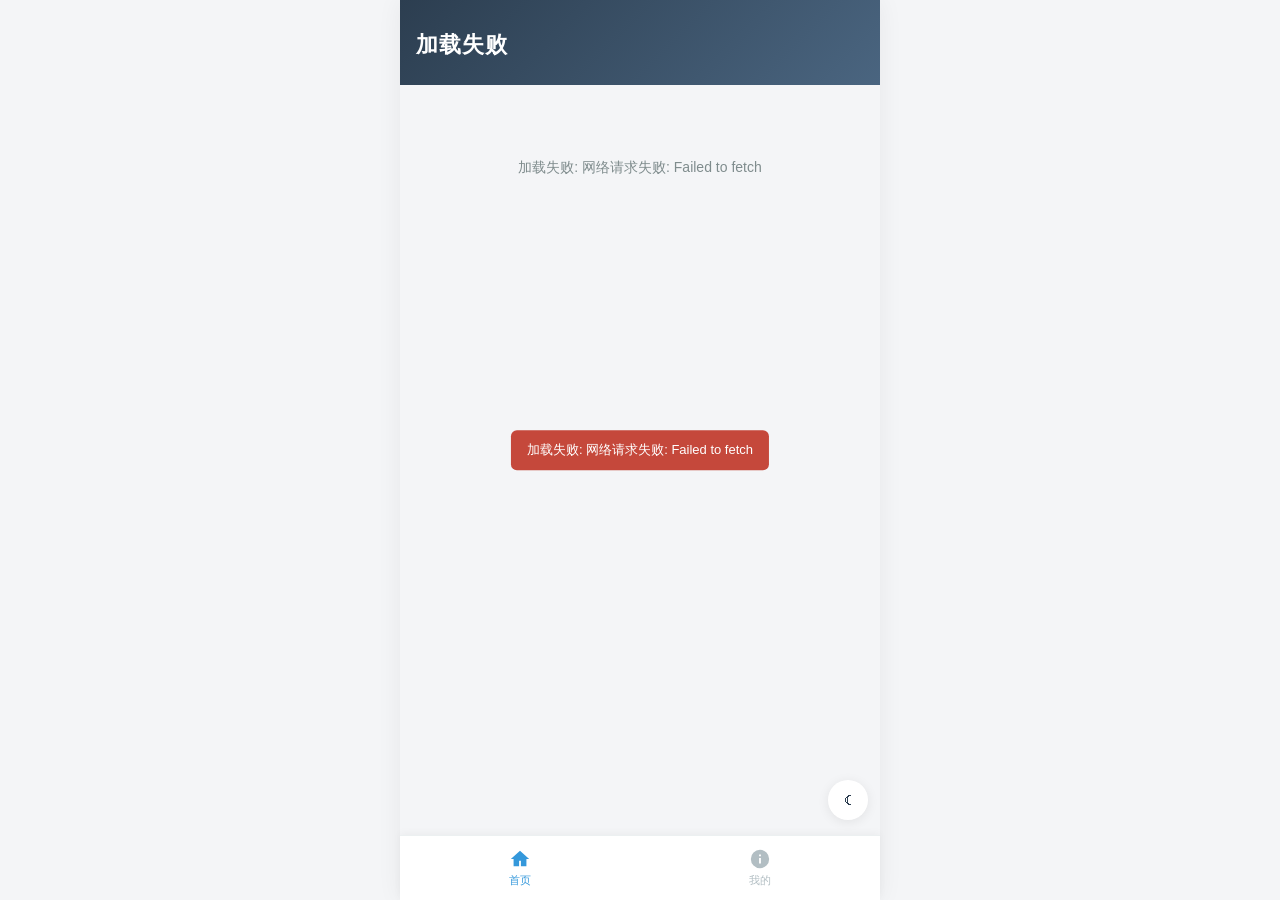
<file: index.html>
<!doctype html>
<html lang="zh-CN">
<head>
  <meta charset="utf-8" />
  <meta name="viewport" content="width=device-width, initial-scale=1, maximum-scale=1, user-scalable=no, viewport-fit=cover" />
  <meta name="theme-color" content="#2c3e50" />
  <meta name="description" content="材料表征测试在线预约" />
  <title>材料表征预约</title>
  <link rel="manifest" href="./manifest.json" />
  <link rel="icon" type="image/png" href="./icons/icon-192.png" />
  <link rel="apple-touch-icon" href="./icons/icon-192.png" />
  <link rel="stylesheet" href="./css/style.css" />
</head>
<body>
  <div class="app-shell">
    <!-- 顶部 banner -->
    <section class="banner">
      <div class="banner-name" id="company-name">加载中...</div>
    </section>

    <!-- 主内容 -->
    <div class="container">
      <div class="loading" id="loading-state">
        <text>加载中...</text>
      </div>

      <div id="list-state" class="hidden">
        <div class="list-header">
          <span class="list-title">我们提供的材料表征手段</span>
          <span class="list-count" id="list-count">共 0 项</span>
        </div>

        <div class="empty hidden" id="empty-state">
          <div>暂无数据</div>
          <div class="empty-hint">请稍后再试</div>
        </div>

        <div id="material-list"></div>
      </div>
    </div>

    <!-- 浮动暗色切换 -->
    <button class="theme-fab" data-theme-fab aria-label="切换主题">☾</button>

    <!-- 底部 tab -->
    <nav class="tab-bar">
      <a href="./index.html" data-tab="home" class="active"><span>首页</span></a>
      <a href="./about.html" data-tab="about"><span>我的</span></a>
    </nav>
  </div>

  <script type="module">
    import { api } from './js/api.js';
    import { boot, toast, showNotice } from './js/common.js';
    boot();

    const companyEl = document.getElementById('company-name');
    const loadingEl = document.getElementById('loading-state');
    const listState = document.getElementById('list-state');
    const listEl = document.getElementById('material-list');
    const countEl = document.getElementById('list-count');
    const emptyEl = document.getElementById('empty-state');

    async function load() {
      try {
        const [company, materials] = await Promise.all([
          api.getCompany(),
          api.listMaterials(),
        ]);
        companyEl.textContent = company.name || '材料表征';
        document.title = company.name || '材料表征预约';
        showNotice(company);

        loadingEl.classList.add('hidden');
        listState.classList.remove('hidden');

        if (!materials || materials.length === 0) {
          emptyEl.classList.remove('hidden');
          return;
        }

        countEl.textContent = '共 ' + materials.length + ' 项';
        listEl.innerHTML = materials.map(m => `
          <a class="material-item" href="./detail.html?slug=${encodeURIComponent(m.slug)}">
            <div class="material-title">${escapeHtml(m.name)}</div>
            <div class="material-desc">${escapeHtml(m.short_desc || '')}</div>
            <div class="material-arrow">›</div>
          </a>
        `).join('');
      } catch (e) {
        companyEl.textContent = '加载失败';
        loadingEl.textContent = '加载失败: ' + e.message;
        toast('加载失败: ' + e.message, 'error');
      }
    }

    function escapeHtml(s) {
      return String(s)
        .replace(/&/g, '&amp;')
        .replace(/</g, '&lt;')
        .replace(/>/g, '&gt;')
        .replace(/"/g, '&quot;')
        .replace(/'/g, '&#39;');
    }

    load();
  </script>
</body>
</html>
</file>
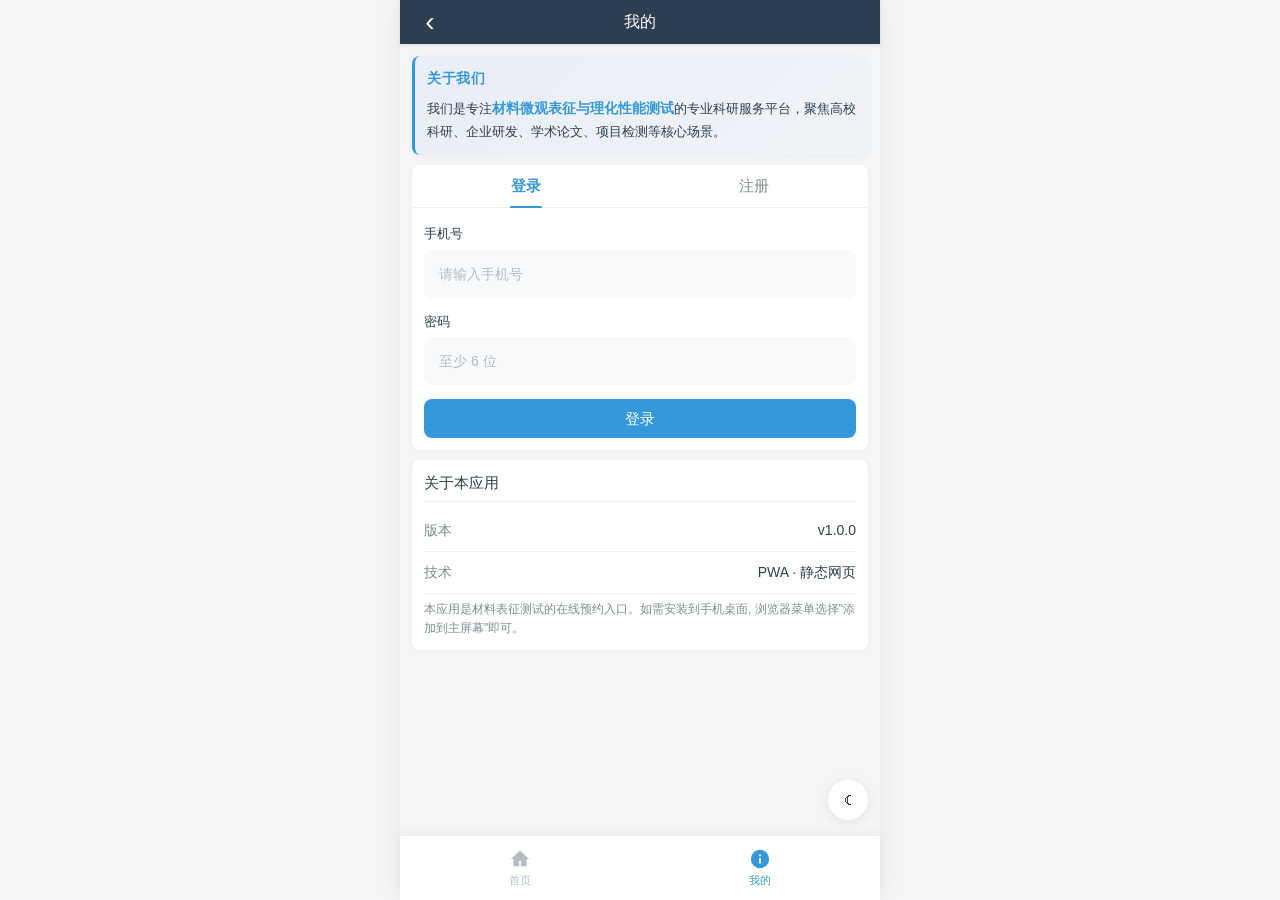
<file: about.html>
<!doctype html>
<html lang="zh-CN">
<head>
  <meta charset="utf-8" />
  <meta name="viewport" content="width=device-width, initial-scale=1, maximum-scale=1, user-scalable=no, viewport-fit=cover" />
  <meta name="theme-color" content="#2c3e50" />
  <title>我的</title>
  <link rel="manifest" href="./manifest.json" />
  <link rel="icon" type="image/png" href="./icons/icon-192.png" />
  <link rel="apple-touch-icon" href="./icons/icon-192.png" />
  <link rel="stylesheet" href="./css/style.css" />
</head>
<body>
  <div class="app-shell">
    <header class="nav-bar">
      <a class="nav-back" href="./index.html" aria-label="返回"></a>
      <div class="nav-title" id="nav-title">我的</div>
      <span class="nav-spacer"></span>
    </header>

    <div class="loading" id="loading-state">加载中...</div>

    <div class="container hidden" id="content">
      <!-- 公司介绍 (顶部) -->
      <div class="card about-intro">
        <div class="about-intro-title">关于我们</div>
        <p class="about-intro-text" id="about-text">
          我们是专注<strong class="hl">材料微观表征与理化性能测试</strong>的专业科研服务平台，聚焦高校科研、企业研发、学术论文、项目检测等核心场景。
        </p>
      </div>

      <!-- 客服联系 (8/10 加: 客服名字/微信号/二维码全部后端可改) -->
      <div class="card staff-card hidden" id="staff-card">
        <div class="section-title">客服联系</div>
        <div class="about-row">
          <span class="about-label">客服</span>
          <span class="about-value" id="staff-name">材料表征-小助手</span>
        </div>
        <div class="about-row hidden" id="staff-wechat-row">
          <span class="about-label">微信号</span>
          <span class="about-value action" id="staff-wechat-id"></span>
        </div>
        <div class="qr-wrap hidden" id="staff-qr-wrap">
          <img class="qr-img" id="staff-qr-img" alt="客服二维码" />
          <span class="qr-tip">长按识别二维码加好友 / 点击查看大图</span>
        </div>
      </div>

      <!-- 联系方式 (8/10 加: 后端 company.contact_* 控制) -->
      <div class="card hidden" id="contact-card">
        <div class="section-title">联系方式</div>
        <div class="about-row hidden" id="phone-row">
          <span class="about-label">电话</span>
          <span class="about-value" id="phone-value">-</span>
        </div>
        <div class="about-row hidden" id="email-row">
          <span class="about-label">邮箱</span>
          <span class="about-value" id="email-value">-</span>
        </div>
        <div class="about-row hidden" id="address-row">
          <span class="about-label">地址</span>
          <span class="about-value" id="address-value">-</span>
        </div>
        <div class="about-row hidden" id="website-row">
          <span class="about-label">官网</span>
          <span class="about-value action" id="website-value">-</span>
        </div>
        <div class="about-row hidden" id="no-contact">
          <span class="about-value" style="color:#95a5a6;">暂无联系方式, 请稍后再试</span>
        </div>
      </div>

      <!-- 登录/注册 卡 -->
      <div class="card hidden" id="auth-card">
        <div class="auth-tabs">
          <div class="auth-tab active" data-mode="login" id="tab-login">登录</div>
          <div class="auth-tab" data-mode="register" id="tab-register">注册</div>
        </div>

        <div class="form-group">
          <div class="form-label">手机号</div>
          <input class="text-input" id="auth-phone" type="tel" inputmode="numeric" maxlength="11" placeholder="请输入手机号" />
        </div>

        <div class="form-group">
          <div class="form-label">密码</div>
          <input class="text-input" id="auth-password" type="password" placeholder="至少 6 位" />
        </div>

        <div class="form-group hidden" id="referral-group">
          <div class="form-label">
            <span>推荐码</span>
            <span class="label-opt">(选填)</span>
          </div>
          <input class="text-input" id="auth-referral" type="text" placeholder="如有推荐人请填" />
        </div>

        <button class="btn" id="auth-submit">登录</button>
        <div class="auth-error hidden" id="auth-error"></div>
      </div>

      <!-- 用户信息 卡 (已登录) -->
      <div class="card hidden" id="profile-card">
        <div class="profile-header">
          <div class="profile-avatar">👤</div>
          <div class="profile-info">
            <div class="profile-phone" id="profile-phone">-</div>
            <div class="profile-id">用户 ID: <span id="profile-id">-</span></div>
          </div>
        </div>

        <div class="profile-stats">
          <div class="stat">
            <div class="stat-num" id="stat-invites">-</div>
            <div class="stat-label">邀请人数</div>
          </div>
          <div class="stat">
            <div class="stat-num" id="stat-spent">-</div>
            <div class="stat-label">累计消费</div>
          </div>
        </div>

        <div class="profile-referral">
          <div class="form-label">我的推荐码</div>
          <div class="referral-row">
            <input class="text-input" id="profile-referral" readonly />
            <button class="btn btn-secondary btn-sm" id="btn-copy-referral">复制</button>
          </div>
          <div class="referral-hint">
            分享给好友下单,TA 获得优惠,你也获得返现奖励
          </div>
        </div>

        <button class="btn btn-secondary" id="btn-logout">退出登录</button>
      </div>

      <!-- 关于本应用 (只是版本信息, 不再展示工作人员/联系方式) -->
      <div class="card">
        <div class="section-title">关于本应用</div>
        <div class="about-row">
          <span class="about-label">版本</span>
          <span class="about-value" id="app-version">v1.0.0</span>
        </div>
        <div class="about-row">
          <span class="about-label">技术</span>
          <span class="about-value">PWA · 静态网页</span>
        </div>
        <div class="mt-12 text-light" style="font-size: 12px; line-height: 1.6;">
          本应用是材料表征测试的在线预约入口。如需安装到手机桌面,
          浏览器菜单选择"添加到主屏幕"即可。
        </div>
      </div>
    </div>

    <button class="theme-fab" data-theme-fab aria-label="切换主题">☾</button>

    <nav class="tab-bar">
      <a href="./index.html" data-tab="home"><span>首页</span></a>
      <a href="./about.html" data-tab="about" class="active"><span>我的</span></a>
    </nav>
  </div>

  <script type="module">
    import { api } from './js/api.js';
    import { boot, toast, copyText, modal, showNotice } from './js/common.js';
    import {
      login, register, logout, fetchMe, getStoredUser, isLoggedIn, validatePhone, validatePassword,
    } from './js/auth.js';
    boot();

    // ===== State =====
    const state = {
      mode: 'login',           // 'login' | 'register'
      submitting: false,
      user: null,
      stats: null,
      company: null,
    };

    // ===== DOM =====
    const $ = (id) => document.getElementById(id);
    const loadingEl = $('loading-state');
    const contentEl = $('content');
    const authCard = $('auth-card');
    const profileCard = $('profile-card');
    const staffCard = $('staff-card');
    const tabLogin = $('tab-login');
    const tabRegister = $('tab-register');
    const authPhone = $('auth-phone');
    const authPassword = $('auth-password');
    const authReferral = $('auth-referral');
    const referralGroup = $('referral-group');
    const authSubmit = $('auth-submit');
    const authError = $('auth-error');

    // ===== 切换登录/注册 =====
    function setMode(mode) {
      state.mode = mode;
      tabLogin.classList.toggle('active', mode === 'login');
      tabRegister.classList.toggle('active', mode === 'register');
      referralGroup.classList.toggle('hidden', mode !== 'register');
      authSubmit.textContent = mode === 'login' ? '登录' : '注册';
      authError.classList.add('hidden');
    }

    tabLogin.onclick = () => setMode('login');
    tabRegister.onclick = () => setMode('register');

    // ===== 错误显示 =====
    function showError(msg) {
      authError.textContent = msg;
      authError.classList.remove('hidden');
    }

    // ===== 提交 =====
    authSubmit.onclick = async () => {
      if (state.submitting) return;
      const phone = authPhone.value.trim();
      const password = authPassword.value;
      const referral = authReferral.value.trim();

      if (!validatePhone(phone)) { showError('请输入正确的手机号'); return; }
      if (!validatePassword(password)) { showError('密码至少 6 位'); return; }

      state.submitting = true;
      authSubmit.disabled = true;
      const orig = authSubmit.textContent;
      authSubmit.textContent = state.mode === 'login' ? '登录中...' : '注册中...';
      authError.classList.add('hidden');

      try {
        if (state.mode === 'login') {
          await login(phone, password);
        } else {
          await register(phone, password, referral);
        }
        // 登录/注册成功, 拉个人中心
        await loadProfile();
        renderProfile();
        toast(state.mode === 'login' ? '登录成功' : '注册成功', 'success');
      } catch (e) {
        showError(e.message || '操作失败');
        state.submitting = false;
        authSubmit.disabled = false;
        authSubmit.textContent = orig;
      }
    };

    // ===== 退出 =====
    $('btn-logout').onclick = async () => {
      const ok = await modal({
        title: '退出登录',
        content: '退出后可以重新登录,记录会保留',
        confirmText: '退出',
      });
      if (!ok.confirm) return;
      await logout();
      state.user = null;
      state.stats = null;
      renderAuth();
      toast('已退出');
    };

    // ===== 复制推荐码 =====
    $('btn-copy-referral').onclick = () => {
      const code = $('profile-referral').value;
      if (code) copyText(code);
    };

    // ===== 渲染 =====
    function escapeHtml(s) {
      return String(s == null ? '' : s)
        .replace(/&/g, '&amp;')
        .replace(/</g, '&lt;')
        .replace(/>/g, '&gt;')
        .replace(/"/g, '&quot;')
        .replace(/'/g, '&#39;');
    }

    function setRow(rowId, valueId, value, isAction = false) {
      if (!value) return false;
      document.getElementById(rowId).classList.remove('hidden');
      const v = document.getElementById(valueId);
      v.textContent = value;
      if (isAction) v.classList.add('action');
      return true;
    }

    function renderCompany(company) {
      // 关于我们文字 (后端可改, 留空 = 默认文案)
      if (company && company.about_text) {
        const aboutText = $('about-text');
        if (aboutText) aboutText.textContent = company.about_text;
      }

      // 工作人员高亮卡
      if (company && (company.staff_wechat_id || company.staff_wechat_qr_url)) {
        staffCard.classList.remove('hidden');
        if (company.staff_name) $('staff-name').textContent = company.staff_name;
        if (company.staff_wechat_id) {
          $('staff-wechat-row').classList.remove('hidden');
          const el = $('staff-wechat-id');
          el.textContent = company.staff_wechat_id + '  复制';
          el.onclick = () => copyText(company.staff_wechat_id);
        }
        if (company.staff_wechat_qr_url) {
          $('staff-qr-wrap').classList.remove('hidden');
          const img = $('staff-qr-img');
          img.src = company.staff_wechat_qr_url;
          img.onclick = () => window.open(company.staff_wechat_qr_url, '_blank');
        }
      }

      // 联系方式
      let any = false;
      any = setRow('phone-row', 'phone-value', company && company.phone) || any;
      any = setRow('email-row', 'email-value', company && company.email) || any;
      any = setRow('address-row', 'address-value', company && company.address) || any;
      const websiteShown = setRow('website-row', 'website-value', company && company.website, true);
      if (websiteShown) {
        $('website-value').onclick = () => {
          const url = company.website.startsWith('http') ? company.website : 'https://' + company.website;
          window.open(url, '_blank');
        };
      }
      any = websiteShown || any;
      if (any) {
        $('contact-card').classList.remove('hidden');
      } else {
        $('no-contact').classList.remove('hidden');
      }
    }

    function renderAuth() {
      authCard.classList.remove('hidden');
      profileCard.classList.add('hidden');
      // 重置表单
      authPhone.value = '';
      authPassword.value = '';
      authReferral.value = '';
      setMode('login');
      state.submitting = false;
      authSubmit.disabled = false;
      authSubmit.textContent = '登录';
    }

    function renderProfile() {
      authCard.classList.add('hidden');
      profileCard.classList.remove('hidden');

      const u = state.user || {};
      $('profile-phone').textContent = u.phone || '-';
      $('profile-id').textContent = u.id || '-';
      const referralCode = u.referral_code || u.referralCode || '';
      const referralInput = $('profile-referral');
      referralInput.value = referralCode;
      referralInput.placeholder = referralCode ? '' : '邀请码加载失败，请刷新';

      const s = state.stats || {};
      $('stat-invites').textContent = s.invite_count != null ? s.invite_count : 0;
      const spent = Number(s.total_spent) || 0;
      $('stat-spent').textContent = '¥' + spent.toFixed(2);
    }

    // ===== 拉数据 =====
    async function loadProfile() {
      try {
        const res = await fetchMe();
        if (res) {
          state.user = { ...(getStoredUser() || {}), ...(res.user || {}) };
          state.stats = res.stats || null;
        } else {
          state.user = null;
          state.stats = null;
        }
      } catch (e) {
        // fetchMe 失败, 但 isLoggedIn 可能还 true (网络问题)
        // 让用户重试, 不强制退出
        throw e;
      }
    }

    async function loadCompany() {
      try {
        state.company = await api.getCompany();
        renderCompany(state.company);
        showNotice(state.company);
      } catch (e) {
        // 联系方式失败不阻塞
        console.warn('加载公司信息失败:', e.message);
      }
    }

    async function init() {
      // 公司信息总是加载 (无论登录与否, 客服联系方式都看)
      loadCompany();

      if (isLoggedIn()) {
        try {
          await loadProfile();
          if (state.user) {
            renderProfile();
          } else {
            // token 失效, 已自动清空
            renderAuth();
          }
        } catch (e) {
          // 网络问题
          renderAuth();
        }
      } else {
        renderAuth();
      }

      loadingEl.classList.add('hidden');
      contentEl.classList.remove('hidden');
    }

    init();
  </script>
</body>
</html>
</file>
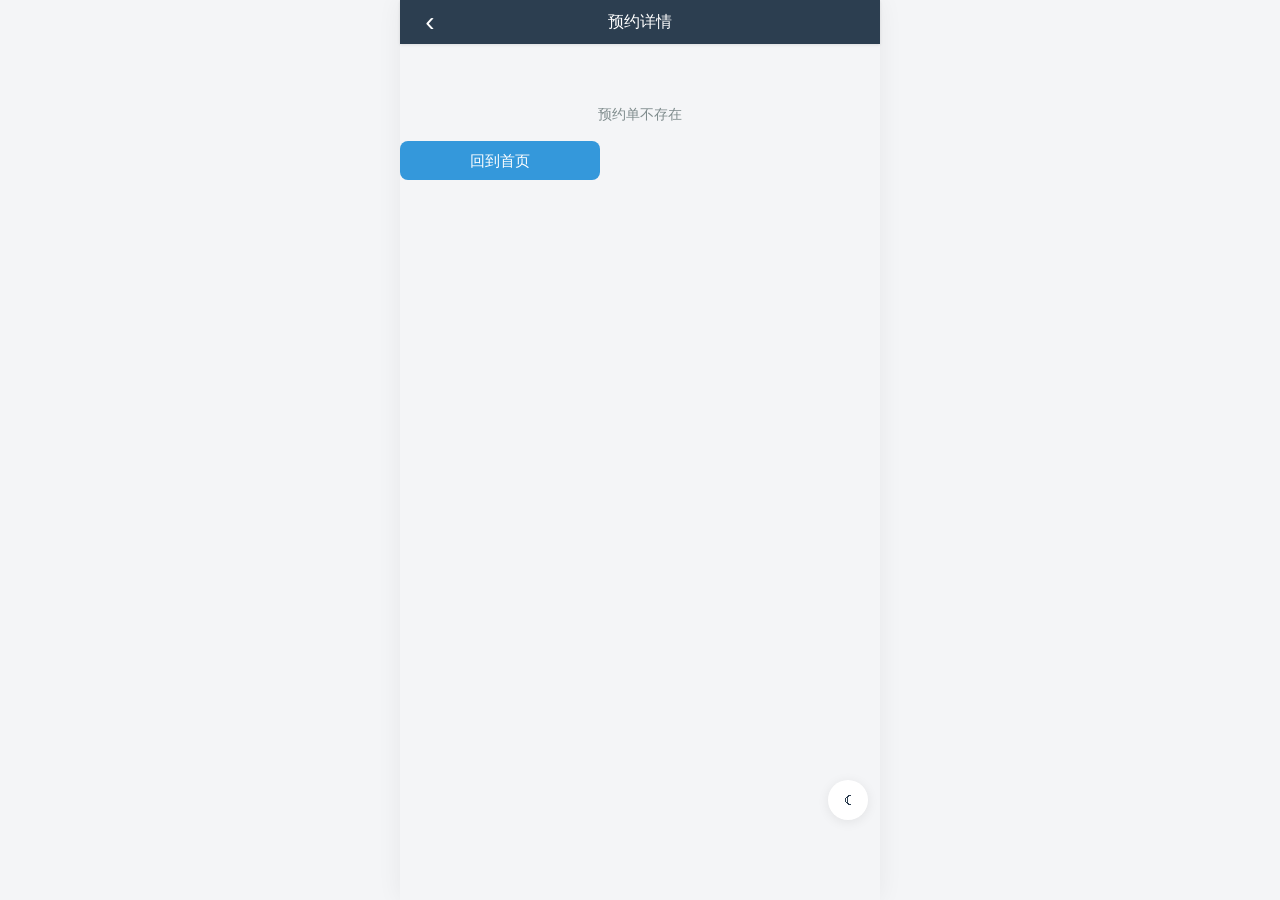
<file: booking-detail.html>
<!doctype html>
<html lang="zh-CN">
<head>
  <meta charset="utf-8" />
  <meta name="viewport" content="width=device-width, initial-scale=1, maximum-scale=1, user-scalable=no, viewport-fit=cover" />
  <meta name="theme-color" content="#2c3e50" />
  <title>预约详情</title>
  <link rel="manifest" href="./manifest.json" />
  <link rel="icon" type="image/png" href="./icons/icon-192.png" />
  <link rel="apple-touch-icon" href="./icons/icon-192.png" />
  <link rel="stylesheet" href="./css/style.css" />
</head>
<body>
  <div class="app-shell">
    <header class="nav-bar">
      <a class="nav-back" href="./index.html" aria-label="返回"></a>
      <div class="nav-title">预约详情</div>
      <span class="nav-spacer"></span>
    </header>

    <div class="loading" id="loading-state">加载中...</div>

    <div class="container hidden" id="content">
      <!-- 状态条 -->
      <div class="status-bar" id="status-bar">
        <div class="status-icon" id="status-icon">⌛</div>
        <div class="status-text">
          <div class="status-title" id="status-title">等待安排测试日期</div>
          <div class="status-sub" id="status-sub">工作人员将尽快与您联系</div>
        </div>
      </div>

      <!-- 预约项目 -->
      <div class="card">
        <div class="section-title">预约项目</div>
        <div class="info-row">
          <span class="info-label">项目</span>
          <span class="info-value" id="b-material-name">-</span>
        </div>
        <div class="info-row">
          <span class="info-label">订单号</span>
          <span class="info-value" id="b-id">-</span>
        </div>
        <div class="info-row">
          <span class="info-label">提交时间</span>
          <span class="info-value" id="b-created">-</span>
        </div>
        <div class="info-row hidden" id="b-breakdown-row">
          <span class="info-label">价格明细</span>
          <div class="breakdown-list" id="b-breakdown"></div>
        </div>
        <div class="info-row total-row">
          <span class="info-label">合计</span>
          <span class="info-value info-price" id="b-total">¥0</span>
        </div>
      </div>

      <!-- 联系人 -->
      <div class="card">
        <div class="section-title">联系人</div>
        <div class="info-row">
          <span class="info-label">姓名</span>
          <span class="info-value" id="b-name">-</span>
        </div>
        <div class="info-row">
          <span class="info-label">手机号</span>
          <span class="info-value" id="b-phone">-</span>
        </div>
        <div class="info-row hidden" id="b-org-row">
          <span class="info-label">单位</span>
          <span class="info-value" id="b-org"></span>
        </div>
      </div>

      <!-- 开票信息 -->
      <div class="card hidden" id="invoice-card">
        <div class="section-title">开票信息</div>
        <div class="info-row hidden" id="b-invoice-title-row">
          <span class="info-label">抬头</span>
          <span class="info-value" id="b-invoice-title"></span>
        </div>
        <div class="info-row hidden" id="b-tax-id-row">
          <span class="info-label">税号</span>
          <span class="info-value" id="b-tax-id"></span>
        </div>
      </div>

      <!-- 推荐人 -->
      <div class="card hidden" id="referrer-card">
        <div class="section-title">推荐人</div>
        <div class="info-row hidden" id="b-referrer-name-row">
          <span class="info-label">姓名/代号</span>
          <span class="info-value" id="b-referrer-name"></span>
        </div>
        <div class="info-row hidden" id="b-referrer-phone-row">
          <span class="info-label">手机号</span>
          <span class="info-value info-action" id="b-referrer-phone"></span>
        </div>
        <div class="referral-hint">您的订单将与该推荐人建立返现关系</div>
      </div>

      <!-- 工作人员 (提交预约单后才显示) -->
      <div class="card staff-card hidden" id="staff-card">
        <div class="section-title">工作人员</div>
        <div class="info-row">
          <span class="info-label">姓名</span>
          <span class="info-value" id="staff-name">材料表征-小助手</span>
        </div>
        <div class="info-row hidden" id="staff-wechat-row">
          <span class="info-label">微信号</span>
          <span class="info-value info-action" id="staff-wechat-id"></span>
        </div>
        <div class="qr-wrap hidden" id="staff-qr-wrap">
          <img class="qr-img" id="staff-qr-img" />
          <span class="qr-tip">长按识别二维码加好友 / 点击查看大图</span>
        </div>
      </div>

      <!-- 联系方式 (提交预约单后才显示, 仅在有数据时显示) -->
      <div class="card hidden" id="contact-card">
        <div class="section-title">联系方式</div>
        <div class="info-row hidden" id="phone-row">
          <span class="info-label">联系电话</span>
          <span class="info-value" id="phone-value">-</span>
        </div>
        <div class="info-row hidden" id="email-row">
          <span class="info-label">邮箱</span>
          <span class="info-value" id="email-value">-</span>
        </div>
        <div class="info-row hidden" id="address-row">
          <span class="info-label">地址</span>
          <span class="info-value" id="address-value">-</span>
        </div>
        <div class="info-row hidden" id="website-row">
          <span class="info-label">官网</span>
          <span class="info-value info-action" id="website-value">-</span>
        </div>
      </div>

      <!-- 一键拨号 (永远显示, 跟联系方式卡分开, 不依赖后端数据) -->
      <div class="card call-card">
        <a class="btn btn-call" id="btn-call" href="tel:">
          <span class="call-icon">📞</span>
          <span>拨打客服电话</span>
        </a>
        <div class="call-hint">点击直接调起系统拨号</div>
      </div>

      <!-- 操作 -->
      <div class="action-bar">
        <button class="btn" id="btn-home">回到首页</button>
      </div>
    </div>

    <div class="loading hidden" id="not-found">
      <div>预约单不存在</div>
      <button class="btn" style="margin-top: 16px; max-width: 200px;" id="btn-home-2">回到首页</button>
    </div>

    <button class="theme-fab" data-theme-fab aria-label="切换主题">☾</button>
  </div>

  <script type="module">
    import { api } from './js/api.js';
    import { boot, toast, copyText, modal, getQuery, showNotice } from './js/common.js';
    boot();

    const id = parseInt(getQuery('id')) || 0;
    const viewToken = getQuery('token') || '';  // 8/10 加: 从 URL 取 view_token
    const loadingEl = document.getElementById('loading-state');
    const contentEl = document.getElementById('content');
    const notFound = document.getElementById('not-found');

    function escapeHtml(s) {
      return String(s == null ? '' : s)
        .replace(/&/g, '&amp;')
        .replace(/</g, '&lt;')
        .replace(/>/g, '&gt;')
        .replace(/"/g, '&quot;')
        .replace(/'/g, '&#39;');
    }

    function getStaffWechatId(b, c) {
      return (b && b.staff_wechat_id) || (c && c.staff_wechat_id) || '';
    }
    function getStaffQrUrl(b, c) {
      return (b && b.staff_wechat_qr_url) || (c && c.staff_wechat_qr_url) || '';
    }

    function render(booking, company) {
      // 一键拨号 (8/10 改: 电话号码从后端 company.contact_phone 读, 没设置则不显示)
      const callPhone = (company && company.contact_phone) || '';
      const callBtn = document.getElementById('btn-call');
      if (callBtn) {
        if (callPhone) {
          callBtn.href = 'tel:' + callPhone;
          const callText = callBtn.querySelector('span:last-child');
          if (callText) callText.textContent = '拨打客服电话 ' + callPhone;
        } else {
          const callCard = callBtn.closest('.call-card');
          if (callCard) callCard.classList.add('hidden');
        }
      }

      // 状态条
      const hasDate = !!booking.test_date;
      document.getElementById('status-icon').textContent = hasDate ? '✓' : '⌛';
      document.getElementById('status-title').textContent = hasDate ? '已安排测试' : '等待安排测试日期';
      if (hasDate) {
        document.getElementById('status-sub').textContent = '测试日期: ' + booking.test_date;
      } else {
        document.getElementById('status-sub').textContent = '工作人员将尽快与您联系';
      }
      const statusBar = document.getElementById('status-bar');
      statusBar.className = 'status-bar ' + (hasDate ? 'status-scheduled' : 'status-pending');

      // 工作人员
      const staffWechat = getStaffWechatId(booking, company);
      const staffQr = getStaffQrUrl(booking, company);
      if (company && (staffWechat || staffQr || company.staff_name)) {
        document.getElementById('staff-card').classList.remove('hidden');
        if (company.staff_name) {
          document.getElementById('staff-name').textContent = company.staff_name;
        }
        if (staffWechat) {
          const w = document.getElementById('staff-wechat-row');
          w.classList.remove('hidden');
          const el = document.getElementById('staff-wechat-id');
          el.textContent = staffWechat + '  复制';
          el.onclick = () => copyText(staffWechat);
        }
        if (staffQr) {
          const w = document.getElementById('staff-qr-wrap');
          w.classList.remove('hidden');
          const img = document.getElementById('staff-qr-img');
          img.src = staffQr;
          img.onclick = () => window.open(staffQr, '_blank');
        }
      }

      // 联系方式 (公司电话/邮箱/地址/官网)
      if (company) {
        let anyContact = false;
        const setContact = (rowId, valueId, value, makeAction) => {
          if (!value) return false;
          anyContact = true;
          const row = document.getElementById(rowId);
          row.classList.remove('hidden');
          const el = document.getElementById(valueId);
          el.textContent = value;
          if (makeAction) el.classList.add('action');
          return true;
        };
        if (setContact('phone-row', 'phone-value', company.phone)) {
          // ok
        }
        setContact('email-row', 'email-value', company.email);
        setContact('address-row', 'address-value', company.address);
        if (setContact('website-row', 'website-value', company.website, true)) {
          const url = company.website.startsWith('http') ? company.website : 'https://' + company.website;
          document.getElementById('website-value').onclick = () => window.open(url, '_blank');
        }
        if (anyContact) {
          document.getElementById('contact-card').classList.remove('hidden');
        }
      }

      // 预约项目
      document.getElementById('b-material-name').textContent = booking.material_name || '-';
      document.getElementById('b-id').textContent = '#' + (booking.id || '-');
      document.getElementById('b-created').textContent = booking.created_at || '-';
      document.getElementById('b-total').textContent = '¥' + (booking.total_price || 0);

      // 价格明细
      if (booking.price_breakdown && booking.price_breakdown.length) {
        const row = document.getElementById('b-breakdown-row');
        row.classList.remove('hidden');
        document.getElementById('b-breakdown').innerHTML = booking.price_breakdown.map(r => `
          <div class="breakdown-row">
            <span>${escapeHtml(r.label)}</span>
            <span class="breakdown-amt">${r.type === 'replace' ? '=' : '+'}¥${escapeHtml(String(r.amount))}</span>
          </div>
        `).join('');
      }

      // 联系人
      document.getElementById('b-name').textContent = booking.contact_name || '-';
      document.getElementById('b-phone').textContent = booking.contact_phone || '-';
      if (booking.contact_org) {
        document.getElementById('b-org-row').classList.remove('hidden');
        document.getElementById('b-org').textContent = booking.contact_org;
      }

      // 开票
      if (booking.tax_id || booking.invoice_title) {
        document.getElementById('invoice-card').classList.remove('hidden');
        if (booking.invoice_title) {
          document.getElementById('b-invoice-title-row').classList.remove('hidden');
          document.getElementById('b-invoice-title').textContent = booking.invoice_title;
        }
        if (booking.tax_id) {
          document.getElementById('b-tax-id-row').classList.remove('hidden');
          document.getElementById('b-tax-id').textContent = booking.tax_id;
        }
      }

      // 推荐人
      if (booking.referrer_phone || booking.referrer_name) {
        document.getElementById('referrer-card').classList.remove('hidden');
        if (booking.referrer_name) {
          document.getElementById('b-referrer-name-row').classList.remove('hidden');
          document.getElementById('b-referrer-name').textContent = booking.referrer_name;
        }
        if (booking.referrer_phone) {
          const r = document.getElementById('b-referrer-phone-row');
          r.classList.remove('hidden');
          const el = document.getElementById('b-referrer-phone');
          el.textContent = booking.referrer_phone + '  复制';
          el.onclick = () => copyText(booking.referrer_phone);
        }
      }

      // 操作
      document.getElementById('btn-home').onclick = () => location.href = './index.html';
      document.getElementById('btn-home-2').onclick = () => location.href = './index.html';

      loadingEl.classList.add('hidden');
      contentEl.classList.remove('hidden');
    }

    async function load() {
      if (!id) {
        loadingEl.classList.add('hidden');
        notFound.classList.remove('hidden');
        document.getElementById('btn-home-2').onclick = () => location.href = './index.html';
        return;
      }
      try {
        const [booking, company] = await Promise.all([
          api.getBooking(id, viewToken),  // 8/10 加: 传 token
          api.getCompany().catch(() => null),
        ]);
        render(booking, company);
        showNotice(company);
      } catch (e) {
        loadingEl.textContent = '加载失败: ' + e.message;
        await modal({
          title: '加载失败',
          content: e.message,
          showCancel: false,
        });
        // 保留 loadingEl 显示, 让用户看到错误
      }
    }

    // 兜底: 在 load() 里的 modal 引用不到, 改用 common.modal
    // 上面 import 漏了 modal, 这里补

    load();
  </script>
</body>
</html>
</file>
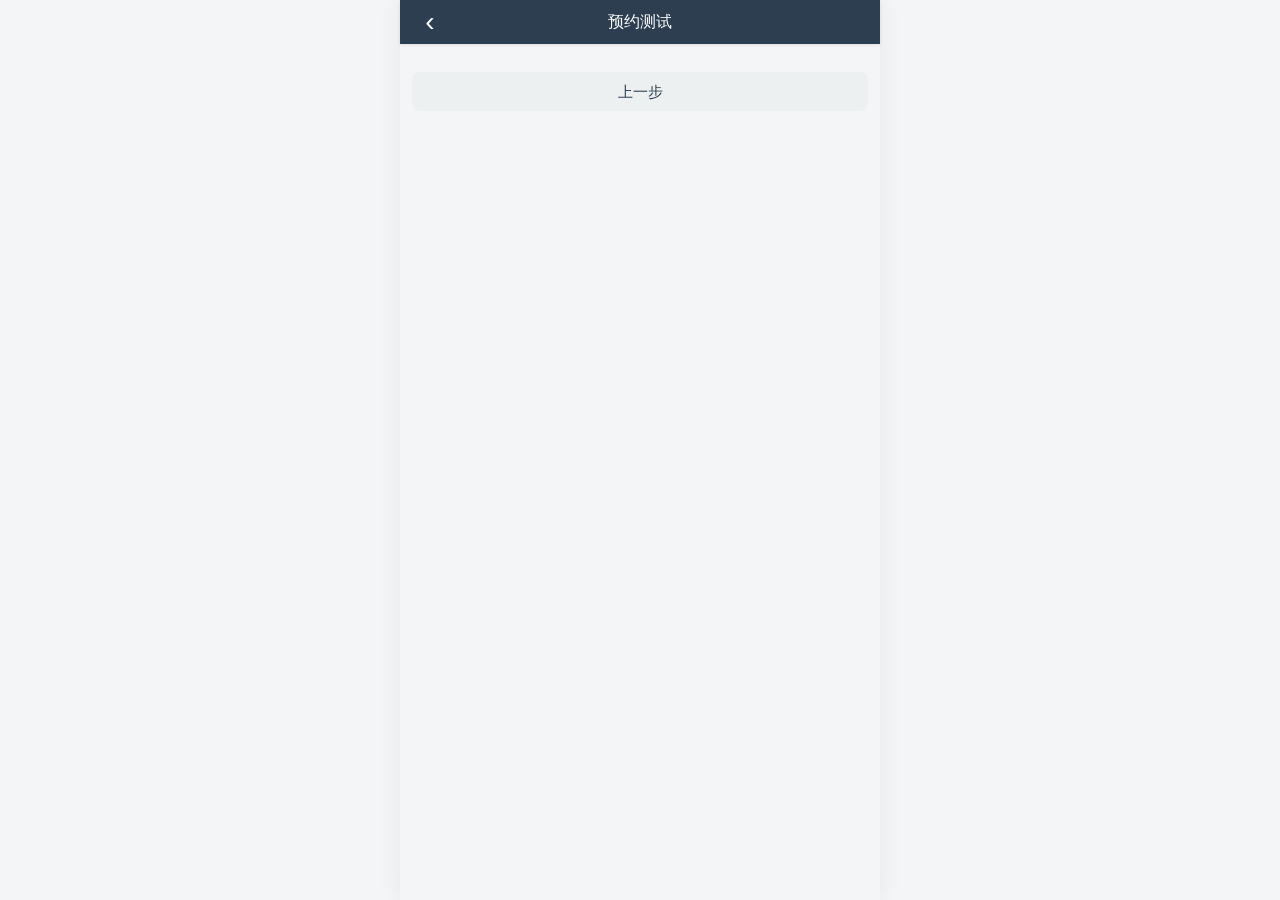
<file: booking.html>
<!doctype html>
<html lang="zh-CN">
<head>
  <meta charset="utf-8" />
  <meta name="viewport" content="width=device-width, initial-scale=1, maximum-scale=1, user-scalable=no, viewport-fit=cover" />
  <meta name="theme-color" content="#2c3e50" />
  <title>预约测试</title>
  <link rel="manifest" href="./manifest.json" />
  <link rel="icon" type="image/png" href="./icons/icon-192.png" />
  <link rel="apple-touch-icon" href="./icons/icon-192.png" />
  <link rel="stylesheet" href="./css/style.css" />
</head>
<body>
  <div class="app-shell">
    <!-- 顶部 nav -->
    <header class="nav-bar">
      <a class="nav-back" href="javascript:history.back()" aria-label="返回"></a>
      <div class="nav-title">预约测试</div>
      <span class="nav-spacer"></span>
    </header>

    <!-- 加载中 -->
    <div class="loading" id="loading-state">加载中...</div>

    <!-- 问卷主内容 -->
    <div id="content" class="hidden">
      <!-- 进度条 -->
      <div class="progress hidden" id="progress">
        <div class="progress-bar" id="progress-bar"></div>
        <div class="progress-text" id="progress-text">0 / 0</div>
      </div>

      <div class="container">
        <!-- 介绍卡 (只在第一题前显示) -->
        <div class="card intro hidden" id="intro-card">
          <div class="intro-title" id="intro-title"></div>
          <div class="intro-desc hidden" id="intro-desc"></div>
          <div class="intro-material hidden" id="intro-material"></div>
        </div>

        <!-- 当前问题 -->
        <div class="card question hidden" id="question-card">
          <div class="question-title" id="q-title"></div>
          <div id="q-body"></div>
          <div class="required-hint hidden" id="required-hint">* 必填项</div>
        </div>

        <!-- 补充信息 -->
        <div class="card question hidden" id="extras-card">
          <div class="question-title">补充信息</div>
          <div class="question-sub">开票信息为选填,可不填直接提交</div>

          <div class="form-group">
            <div class="form-label">
              <span>发票抬头</span>
              <span class="label-opt">(选填,如需开票请填)</span>
            </div>
            <input class="text-input" id="extras-invoice-title" placeholder="单位/公司全称" />
          </div>

          <div class="form-group">
            <div class="form-label">
              <span>税号</span>
              <span class="label-opt">(选填,15/18/20位)</span>
            </div>
            <input class="text-input" id="extras-tax-id" placeholder="请输入纳税人识别号" />
            <div class="auto-fill-hint hidden" id="auto-fill-hint">
              <span class="auto-fill-tick">✓ </span>已从历史抬头自动匹配
            </div>
          </div>
        </div>

        <!-- 工作人员 (提交后联系他) -->
        <div class="card staff-card hidden" id="staff-card">
          <div class="section-title">工作人员</div>
          <div class="info-row">
            <span class="info-label">姓名</span>
            <span class="info-value" id="staff-name">材料表征-小助手</span>
          </div>
          <div class="info-row hidden" id="staff-wechat-row">
            <span class="info-label">微信号</span>
            <span class="info-value info-action" id="staff-wechat-id"></span>
          </div>
          <div class="qr-wrap hidden" id="staff-qr-wrap">
            <img class="qr-img" id="staff-qr-img" />
            <span class="qr-tip">长按识别二维码加好友 / 点击查看大图</span>
          </div>
        </div>

        <!-- 公司联系方式 -->
        <div class="card hidden" id="contact-card">
          <div class="section-title">其他联系方式</div>
          <div class="about-row hidden" id="phone-row">
            <span class="about-label">联系电话</span>
            <span class="about-value" id="phone-value">-</span>
          </div>
          <div class="about-row hidden" id="email-row">
            <span class="about-label">邮箱</span>
            <span class="about-value" id="email-value">-</span>
          </div>
          <div class="about-row hidden" id="address-row">
            <span class="about-label">地址</span>
            <span class="about-value" id="address-value">-</span>
          </div>
          <div class="about-row hidden" id="website-row">
            <span class="about-label">官网</span>
            <span class="about-value action" id="website-value">-</span>
          </div>
          <div class="mt-12 text-light" style="font-size: 12px; line-height: 1.5;">
            提交预约后,工作人员会通过上述方式尽快与您联系
          </div>
        </div>

        <!-- 操作按钮 -->
        <div class="action-bar" id="action-bar">
          <button class="btn btn-secondary" id="btn-prev">上一步</button>
          <button class="btn hidden" id="btn-text-next">下一题</button>
          <button class="btn hidden" id="btn-multi-next">下一题</button>
          <button class="btn hidden" id="btn-submit-extras">确认提交</button>
        </div>
      </div>

      <!-- 吸底价格栏 -->
      <div class="price-bar hidden" id="price-bar">
        <div class="price-bar-main" id="price-bar-main">
          <div class="price-bar-label">预估总价</div>
          <div class="price-bar-amount" id="price-bar-amount">¥0</div>
          <div class="price-bar-toggle hidden" id="price-bar-toggle">明细 ▴</div>
        </div>
        <div class="price-bar-detail hidden" id="price-bar-detail"></div>
      </div>
    </div>
  </div>

  <script type="module">
    import { api } from './js/api.js';
    import { QuestionnaireEngine } from './js/questionnaire.js';
    import { calculatePrice, formatPriceImpact } from './js/price.js';
    import { boot, toast, modal, getQuery, showNotice } from './js/common.js';
    boot();

    // ===== State =====
    const state = {
      materialId: parseInt(getQuery('material_id')) || 0,
      materialSlug: getQuery('material_slug') || '',
      materialName: decodeURIComponent(getQuery('material_name') || ''),
      basePrice: parseFloat(getQuery('base_price')) || 0,
      config: null,
      engine: null,
      currentId: null,
      currentQ: null,
      answers: {},
      history: [],
      draft: '',
      showExtras: false,
      submitting: false,
      priceTotal: 0,
      priceBreakdown: [],
      showPriceDetail: false,
      extras: { invoice_title: '', tax_id: '' },
      taxIdMatched: false,
      company: null,        // 公司信息 (含工作人员 + 联系方式), 提交前给用户看
    };

    // ===== DOM =====
    const $ = (id) => document.getElementById(id);
    const loadingEl = $('loading-state');
    const contentEl = $('content');
    const progressEl = $('progress');
    const progressBar = $('progress-bar');
    const progressText = $('progress-text');
    const introCard = $('intro-card');
    const introTitle = $('intro-title');
    const introDesc = $('intro-desc');
    const introMaterial = $('intro-material');
    const questionCard = $('question-card');
    const qTitleEl = $('q-title');
    const qBodyEl = $('q-body');
    const requiredHint = $('required-hint');
    const extrasCard = $('extras-card');
    const extrasTitle = $('extras-invoice-title');
    const extrasTax = $('extras-tax-id');
    const autoFillHint = $('auto-fill-hint');
    const actionBar = $('action-bar');
    const btnPrev = $('btn-prev');
    const btnTextNext = $('btn-text-next');
    const btnMultiNext = $('btn-multi-next');
    const btnSubmit = $('btn-submit-extras');
    const priceBar = $('price-bar');
    const priceBarAmount = $('price-bar-amount');
    const priceBarToggle = $('price-bar-toggle');
    const priceBarMain = $('price-bar-main');
    const priceBarDetail = $('price-bar-detail');

    // ===== LocalStorage keys =====
    const KEY_LAST_CONTACT = 'last_booking_contact';
    const KEY_INVOICE_HIST = 'invoice_title_to_tax_id';

    // ===== Helpers =====
    function escapeHtml(s) {
      return String(s == null ? '' : s)
        .replace(/&/g, '&amp;')
        .replace(/</g, '&lt;')
        .replace(/>/g, '&gt;')
        .replace(/"/g, '&quot;')
        .replace(/'/g, '&#39;');
    }

    function buildSelectedSet(answers) {
      const set = {};
      Object.keys(answers || {}).forEach(qid => {
        const v = answers[qid];
        if (Array.isArray(v)) v.forEach(x => { if (x != null) set[x] = true; });
        else if (v != null && v !== '') set[v] = true;
      });
      return set;
    }

    // 给 config 里所有 single/multi 题的 option 加 priceImpact 字段
    function decorateOptions(config) {
      const base = state.basePrice;
      (config.questions || []).forEach(q => {
        if ((q.type !== 'single' && q.type !== 'multi') || !Array.isArray(q.options)) return;
        q.options.forEach(o => {
          o.priceImpact = formatPriceImpact(o, base);
        });
      });
    }

    // 装饰当前问题 (创建新对象, 避免污染 engine 引用)
    function decorateQuestion(q) {
      if (!q || (q.type !== 'single' && q.type !== 'multi') || !Array.isArray(q.options)) return q;
      const base = state.basePrice;
      return {
        ...q,
        options: q.options.map(o => ({
          ...o,
          priceImpact: formatPriceImpact(o, base),
        })),
      };
    }

    // ===== 渲染 =====
    function updateProgress() {
      if (!state.config) return;
      const total = state.config.questions.length;
      const idx = state.config.questions.findIndex(q => q.id === state.currentId);
      progressText.textContent = (idx + 1) + ' / ' + total;
      progressBar.style.width = ((idx + 1) / total * 100) + '%';
    }

    function recalcPrice() {
      if (!state.config) return;
      const { total, breakdown } = calculatePrice(state.basePrice, state.config, state.answers);
      state.priceTotal = total;
      state.priceBreakdown = breakdown;
    }

    function renderPriceBar() {
      const show = state.priceTotal > 0 || state.basePrice > 0;
      if (!show) {
        priceBar.classList.add('hidden');
        return;
      }
      priceBar.classList.remove('hidden');
      priceBarAmount.textContent = '¥' + (state.priceTotal || state.basePrice);

      if (state.priceBreakdown.length > 0) {
        priceBarToggle.classList.remove('hidden');
        priceBarToggle.textContent = state.showPriceDetail ? '收起 ▾' : '明细 ▴';
        if (state.showPriceDetail) {
          priceBarDetail.classList.remove('hidden');
          priceBarDetail.innerHTML = state.priceBreakdown.map(row => `
            <div class="price-bar-row">
              <span>${escapeHtml(row.label)}</span>
              <span class="price-bar-addon">${row.type === 'replace' ? '=' : '+'}¥${escapeHtml(String(row.amount))}</span>
            </div>
          `).join('');
        } else {
          priceBarDetail.classList.add('hidden');
        }
      } else {
        priceBarToggle.classList.add('hidden');
        priceBarDetail.classList.add('hidden');
      }
    }

    function renderIntro() {
      // 第一题前显示, 进入下一题后隐藏
      if (state.history.length === 0 && !state.showExtras) {
        introCard.classList.remove('hidden');
        introTitle.textContent = state.config.title || '请填写测试信息';
        if (state.config.description) {
          introDesc.textContent = state.config.description;
          introDesc.classList.remove('hidden');
        } else {
          introDesc.classList.add('hidden');
        }
        if (state.materialName) {
          introMaterial.textContent = '预约项目: ' + state.materialName;
          introMaterial.classList.remove('hidden');
        } else {
          introMaterial.classList.add('hidden');
        }
      } else {
        introCard.classList.add('hidden');
      }
    }

    function renderQuestion() {
      const q = state.currentQ;
      if (!q) return;

      // 标题
      let titleHtml = '';
      if (q.required) titleHtml += '<span class="required">*</span>';
      titleHtml += escapeHtml(q.title);
      qTitleEl.innerHTML = titleHtml;

      // 必填提示
      requiredHint.classList.toggle('hidden', !q.required);

      // Body
      if (q.type === 'single') {
        qBodyEl.innerHTML = `
          <div class="options">
            ${q.options.map(o => {
              const selected = state.answers[q.id] === o.value;
              return `
                <div class="option ${selected ? 'option-selected' : ''}" data-value="${escapeHtml(o.value)}">
                  <div class="option-radio ${selected ? 'option-radio-on' : ''}"></div>
                  <div class="option-main">
                    <div class="option-row">
                      <span class="option-label">${escapeHtml(o.label)}</span>
                      ${o.priceImpact ? `<span class="option-price">${escapeHtml(o.priceImpact)}</span>` : ''}
                    </div>
                    ${o.note ? `<span class="option-note">${escapeHtml(o.note)}</span>` : ''}
                  </div>
                </div>
              `;
            }).join('')}
          </div>
        `;
        qBodyEl.querySelectorAll('.option').forEach(el => {
          el.onclick = () => onSelect(el.dataset.value);
        });
      } else if (q.type === 'multi') {
        const selSet = buildSelectedSet(state.answers);
        qBodyEl.innerHTML = `
          <div class="options">
            ${q.options.map(o => {
              const selected = !!selSet[o.value];
              return `
                <div class="option option-multi ${selected ? 'option-selected' : ''}" data-value="${escapeHtml(o.value)}">
                  <div class="option-check ${selected ? 'option-check-on' : ''}"></div>
                  <div class="option-main">
                    <div class="option-row">
                      <span class="option-label">${escapeHtml(o.label)}</span>
                      ${o.priceImpact ? `<span class="option-price">${escapeHtml(o.priceImpact)}</span>` : ''}
                    </div>
                    ${o.note ? `<span class="option-note">${escapeHtml(o.note)}</span>` : ''}
                  </div>
                </div>
              `;
            }).join('')}
          </div>
        `;
        qBodyEl.querySelectorAll('.option').forEach(el => {
          el.onclick = () => onMultiToggle(el.dataset.value);
        });
      } else if (q.type === 'text') {
        qBodyEl.innerHTML = `
          <div class="input-wrap">
            <input class="text-input" type="text" placeholder="${escapeHtml(q.placeholder || '请输入')}" value="${escapeHtml(state.draft)}" />
          </div>
        `;
        const input = qBodyEl.querySelector('input');
        input.focus();
        input.oninput = (e) => { state.draft = e.target.value; };
        input.onkeydown = (e) => { if (e.key === 'Enter') onTextNext(); };
      } else if (q.type === 'textarea') {
        qBodyEl.innerHTML = `
          <div class="input-wrap">
            <textarea class="text-area" placeholder="${escapeHtml(q.placeholder || '请输入')}">${escapeHtml(state.draft)}</textarea>
          </div>
        `;
        const ta = qBodyEl.querySelector('textarea');
        ta.oninput = (e) => { state.draft = e.target.value; };
      }
    }

    function renderActionBar() {
      // 全部按钮先 hide
      btnPrev.classList.add('hidden');
      btnTextNext.classList.add('hidden');
      btnMultiNext.classList.add('hidden');
      btnSubmit.classList.add('hidden');

      // 上一步: 有 history 时显示
      if (state.history.length > 0 || state.showExtras) {
        btnPrev.classList.remove('hidden');
      }

      if (state.showExtras) {
        btnSubmit.classList.remove('hidden');
      } else {
        const q = state.currentQ;
        if (!q) return;
        if (q.type === 'text' || q.type === 'textarea') {
          btnTextNext.classList.remove('hidden');
          btnTextNext.textContent = q.next ? '下一题' : '提交预约';
        } else if (q.type === 'multi') {
          btnMultiNext.classList.remove('hidden');
          btnMultiNext.textContent = q.next ? '下一题' : '提交预约';
        }
        // single: 选项点击即跳转, 不需要专门的下一题按钮
      }
    }

    function render() {
      if (state.showExtras) {
        progressEl.classList.add('hidden');
        questionCard.classList.add('hidden');
        extrasCard.classList.remove('hidden');
        renderIntro();
        renderPriceBar();
        renderActionBar();
        // 渲染工作人员 + 公司联系方式 (只在补充信息步骤显示)
        renderContactCards(state.company);
        return;
      }

      // 问题模式
      if (!state.currentQ) return;

      progressEl.classList.remove('hidden');
      extrasCard.classList.add('hidden');
      questionCard.classList.remove('hidden');
      renderIntro();
      renderQuestion();
      renderPriceBar();
      renderActionBar();
      updateProgress();
    }

    // ===== 行为 =====
    function onSelect(value) {
      const q = state.currentQ;
      if (!q) return;
      state.answers = { ...state.answers, [q.id]: value };
      recalcPrice();
      const nextId = state.engine.getNextId(q.id, state.answers);
      gotoNext(state.answers, nextId, '');
    }

    function onMultiToggle(value) {
      const q = state.currentQ;
      if (!q) return;
      const cur = state.answers[q.id] || [];
      const arr = Array.isArray(cur) ? cur.slice() : [cur];
      const idx = arr.indexOf(value);
      if (idx >= 0) arr.splice(idx, 1);
      else arr.push(value);
      state.answers = { ...state.answers, [q.id]: arr };
      recalcPrice();
      renderQuestion();  // 重渲染以更新选项高亮
      renderPriceBar();
    }

    function onTextNext() {
      const q = state.currentQ;
      if (!q) return;
      const value = (state.draft !== '' ? state.draft : (state.answers[q.id] || ''));
      if (!state.engine.validate(q, value)) {
        toast('该项必填', 'error');
        return;
      }
      state.answers = { ...state.answers, [q.id]: value };
      const nextId = state.engine.getNextId(q.id, state.answers);
      gotoNext(state.answers, nextId, '');
    }

    function onMultiNext() {
      const q = state.currentQ;
      if (!q) return;
      const value = state.answers[q.id] || [];
      if (!state.engine.validate(q, value)) {
        toast('请至少选一项', 'error');
        return;
      }
      const nextId = state.engine.getNextId(q.id, state.answers);
      gotoNext(state.answers, nextId, '');
    }

    function gotoNext(answers, nextId) {
      state.history = [...state.history, state.currentId];
      if (!nextId) {
        // 问卷答完, 进入补充信息
        state.showExtras = true;
        state.answers = answers;
        render();
        return;
      }
      const nextQ = state.engine.getCurrentQuestion(nextId);
      if (!nextQ) {
        state.showExtras = true;
        state.answers = answers;
        render();
        return;
      }
      state.answers = answers;
      state.currentId = nextId;
      state.currentQ = decorateQuestion(nextQ);
      state.draft = (nextQ.type === 'text' || nextQ.type === 'textarea') ? (answers[nextId] || '') : '';
      render();
    }

    function prevStep() {
      if (state.showExtras) {
        if (state.history.length === 0) return;
        const history = state.history.slice();
        const prevId = history.pop();
        const prevQ = state.engine.getCurrentQuestion(prevId);
        state.showExtras = false;
        state.currentId = prevId;
        state.currentQ = decorateQuestion(prevQ);
        state.history = history;
        state.draft = (prevQ.type === 'text' || prevQ.type === 'textarea') ? (state.answers[prevId] || '') : '';
        render();
        return;
      }
      if (state.history.length === 0) return;
      const history = state.history.slice(0, -1);
      const prevId = state.history[state.history.length - 1];
      const prevQ = state.engine.getCurrentQuestion(prevId);
      state.currentId = prevId;
      state.currentQ = decorateQuestion(prevQ);
      state.history = history;
      state.draft = (prevQ.type === 'text' || prevQ.type === 'textarea') ? (state.answers[prevId] || '') : '';
      render();
    }

    // ===== 补充信息 =====
    function onExtrasInput(field, value) {
      const trimmed = (value || '').trim();
      if (field === 'invoice_title') {
        state.extras.invoice_title = value;
        try {
          const hist = JSON.parse(localStorage.getItem(KEY_INVOICE_HIST) || '{}');
          const matched = trimmed && hist[trimmed];
          if (matched && !state.extras.tax_id) {
            state.extras.tax_id = matched;
            extrasTax.value = matched;
            state.taxIdMatched = true;
            autoFillHint.classList.remove('hidden');
            return;
          }
        } catch (_) { /* 忽略 */ }
        state.taxIdMatched = false;
        autoFillHint.classList.add('hidden');
      } else if (field === 'tax_id') {
        state.extras.tax_id = value;
        if (value) {
          state.taxIdMatched = false;
          autoFillHint.classList.add('hidden');
        }
      }
    }

    // ===== 提交 =====
    async function submitBooking() {
      if (state.submitting) return;

      const answers = state.answers;
      const contactName = (answers.q_name || '').trim();
      const contactPhone = (answers.q_phone || '').trim();
      const contactOrg = (answers.q_org || '').trim();

      if (!contactName) { toast('请填写联系人姓名', 'error'); return; }
      if (!contactPhone) { toast('请填写联系人电话', 'error'); return; }
      if (!/^1[3-9]\d{9}$/.test(contactPhone)) { toast('请输入正确的手机号', 'error'); return; }

      // 缓存联系信息
      try {
        localStorage.setItem(KEY_LAST_CONTACT, JSON.stringify({ name: contactName, phone: contactPhone, org: contactOrg }));
      } catch (_) { /* 忽略 */ }

      // 缓存抬头 → 税号
      const invTitle = (state.extras.invoice_title || '').trim();
      const invTax = (state.extras.tax_id || '').trim();
      if (invTitle && invTax) {
        try {
          const hist = JSON.parse(localStorage.getItem(KEY_INVOICE_HIST) || '{}');
          hist[invTitle] = invTax;
          const keys = Object.keys(hist);
          if (keys.length > 50) delete hist[keys[0]];
          localStorage.setItem(KEY_INVOICE_HIST, JSON.stringify(hist));
        } catch (_) { /* 忽略 */ }
      }

      state.submitting = true;
      btnSubmit.disabled = true;
      const originalSubmitText = btnSubmit.textContent;
      btnSubmit.textContent = '提交中...';

      try {
        const result = await api.submitBooking({
          material_id: state.materialId,
          material_slug: state.materialSlug,
          material_name: state.materialName,
          answers,
          contact_name: contactName,
          contact_phone: contactPhone,
          contact_org: contactOrg,
          tax_id: invTax,
          invoice_title: invTitle,
          client_total_price: state.priceTotal,
          client_breakdown: state.priceBreakdown,
        });

        // 价格双向校验
        const clientTotal = Number(state.priceTotal) || 0;
        const serverTotal = Number(result && result.total_price) || 0;
        if (Math.abs(clientTotal - serverTotal) > 0.01) {
          await modal({
            title: '价格不一致,已拦截',
            content: '本地算 ¥' + clientTotal.toFixed(2) + '\n服务算 ¥' + serverTotal.toFixed(2) + '\n\n可能后端版本不对或价格配置有改动, 请联系客服核对后再提交',
            confirmText: '我知道了',
            showCancel: false,
          });
          state.submitting = false;
          btnSubmit.disabled = false;
          btnSubmit.textContent = originalSubmitText;
          return;
        }

        // 跳到详情页 (8/10 加: 带上 view_token, 否则后端 401)
        const bookingId = (result && (result.booking_id || result.id)) || 0;
        const viewToken = (result && result.view_token) || '';
        const detailUrl = './booking-detail.html?id=' + bookingId +
            (viewToken ? '&token=' + encodeURIComponent(viewToken) : '');
        location.href = detailUrl;
      } catch (e) {
        state.submitting = false;
        btnSubmit.disabled = false;
        btnSubmit.textContent = originalSubmitText;
        await modal({
          title: '提交失败',
          content: (e.message || '') + '\n请检查后端是否启动,以及 API 地址是否正确',
          showCancel: false,
        });
      }
    }

    // ===== 初始化 =====
    function bindEvents() {
      btnPrev.onclick = prevStep;
      btnTextNext.onclick = onTextNext;
      btnMultiNext.onclick = onMultiNext;
      btnSubmit.onclick = submitBooking;

      extrasTitle.addEventListener('input', (e) => onExtrasInput('invoice_title', e.target.value));
      extrasTax.addEventListener('input', (e) => onExtrasInput('tax_id', e.target.value));

      priceBarMain.onclick = () => {
        if (state.priceBreakdown.length === 0) return;
        state.showPriceDetail = !state.showPriceDetail;
        renderPriceBar();
      };
    }

    // ===== 公司信息渲染 (在补充信息步骤显示) =====
    function setContactRow(rowId, valueId, value, isAction = false) {
      if (!value) return false;
      const row = document.getElementById(rowId);
      const v = document.getElementById(valueId);
      row.classList.remove('hidden');
      v.textContent = value;
      if (isAction) v.classList.add('action');
      return true;
    }

    function renderContactCards(company) {
      if (!company) return;

      // 工作人员卡
      if (company.staff_wechat_id || company.staff_wechat_qr_url) {
        const card = document.getElementById('staff-card');
        card.classList.remove('hidden');
        if (company.staff_name) document.getElementById('staff-name').textContent = company.staff_name;
        if (company.staff_wechat_id) {
          const row = document.getElementById('staff-wechat-row');
          row.classList.remove('hidden');
          const el = document.getElementById('staff-wechat-id');
          el.textContent = company.staff_wechat_id + '  复制';
          el.onclick = () => copyText(company.staff_wechat_id);
        }
        if (company.staff_wechat_qr_url) {
          const w = document.getElementById('staff-qr-wrap');
          w.classList.remove('hidden');
          const img = document.getElementById('staff-qr-img');
          img.src = company.staff_wechat_qr_url;
          img.onclick = () => window.open(company.staff_wechat_qr_url, '_blank');
        }
      }

      // 公司联系方式卡 (任一字段有值就显示整个卡)
      const website = company.website;
      const anyContact = company.phone || company.email || company.address || website;
      if (anyContact) {
        document.getElementById('contact-card').classList.remove('hidden');
        setContactRow('phone-row', 'phone-value', company.phone);
        setContactRow('email-row', 'email-value', company.email);
        setContactRow('address-row', 'address-value', company.address);
        if (website) {
          setContactRow('website-row', 'website-value', website, true);
          document.getElementById('website-value').onclick = () => {
            const url = website.startsWith('http') ? website : 'https://' + website;
            window.open(url, '_blank');
          };
        }
      }
    }

    // ===== 加载 =====
    async function loadQuestionnaire() {
      try {
        // 并行拉问卷 + 公司信息 (公司信息只用于补充信息页显示)
        const [config] = await Promise.all([
          api.getQuestionnaire(state.materialSlug),
          api.getCompany().then(c => { state.company = c; showNotice(c); }).catch(() => { /* 静默, 不阻塞 */ }),
        ]);
        // 缓存 (备用, 详情页会用)
        window.__questionsCache = config.questions || [];

        decorateOptions(config);
        const engine = new QuestionnaireEngine(config);
        const startId = engine.getStartId();
        const startQ = engine.getCurrentQuestion(startId);

        state.config = config;
        state.engine = engine;
        state.currentId = startId;
        state.currentQ = decorateQuestion(startQ);
        state.history = [];
        state.answers = {};

        // 预填: 从 localStorage 读最近联系人
        try {
          const last = JSON.parse(localStorage.getItem(KEY_LAST_CONTACT) || '{}');
          const prefill = {};
          if (last.name && !state.answers.q_name) prefill.q_name = last.name;
          if (last.phone && !state.answers.q_phone) prefill.q_phone = last.phone;
          if (last.org && !state.answers.q_org) prefill.q_org = last.org;
          if (Object.keys(prefill).length) state.answers = { ...state.answers, ...prefill };
        } catch (_) { /* 忽略 */ }

        recalcPrice();
        loadingEl.classList.add('hidden');
        contentEl.classList.remove('hidden');
        render();
      } catch (e) {
        loadingEl.textContent = '加载失败: ' + e.message;
        toast('加载失败: ' + e.message, 'error');
      }
    }

    bindEvents();
    loadQuestionnaire();
  </script>
</body>
</html>
</file>
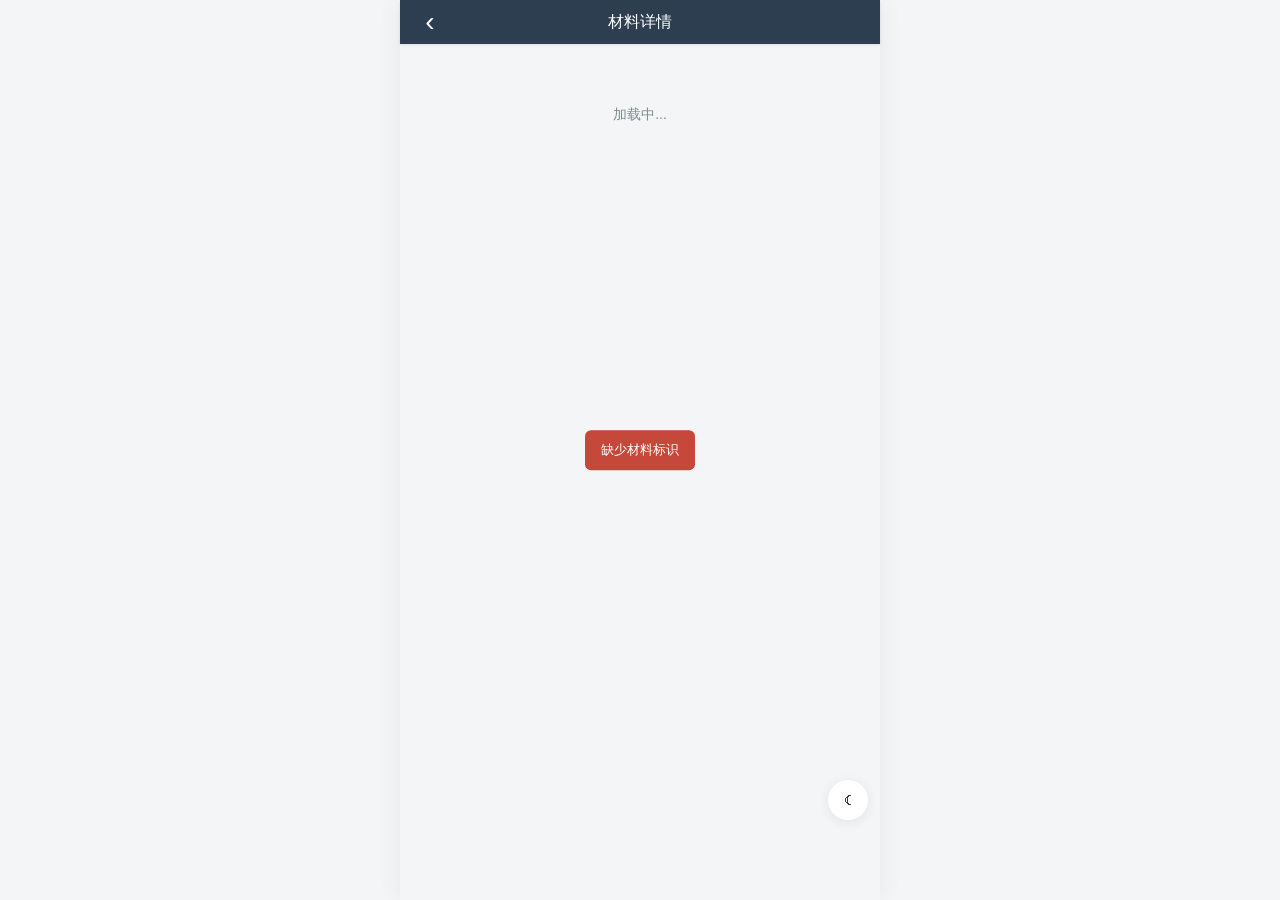
<file: detail.html>
<!doctype html>
<html lang="zh-CN">
<head>
  <meta charset="utf-8" />
  <meta name="viewport" content="width=device-width, initial-scale=1, maximum-scale=1, user-scalable=no, viewport-fit=cover" />
  <meta name="theme-color" content="#2c3e50" />
  <title>材料详情</title>
  <link rel="manifest" href="./manifest.json" />
  <link rel="icon" type="image/png" href="./icons/icon-192.png" />
  <link rel="apple-touch-icon" href="./icons/icon-192.png" />
  <link rel="stylesheet" href="./css/style.css" />
</head>
<body>
  <div class="app-shell">
    <!-- 顶部 nav -->
    <header class="nav-bar">
      <a class="nav-back" href="javascript:history.back()" aria-label="返回"></a>
      <div class="nav-title" id="nav-title">材料详情</div>
      <span class="nav-spacer"></span>
    </header>

    <!-- 加载中 -->
    <div class="loading" id="loading-state">加载中...</div>

    <!-- 主内容 -->
    <div id="content" class="hidden">
      <!-- 顶部名片图 -->
      <div class="card-image-wrap" id="card-image-wrap"></div>

      <div class="container">
        <!-- 标题 + 短描述 -->
        <div class="card hero">
          <div class="hero-title" id="hero-title"></div>
          <div class="hero-subtitle" id="hero-subtitle"></div>
        </div>

        <!-- 价格表 -->
        <div class="card" id="price-card">
          <div class="price-header">
            <div class="section-title">价格</div>
            <div class="price-base hidden" id="price-base"></div>
          </div>
          <div class="price-table-wrap hidden" id="price-table-wrap">
            <div class="price-row price-row-head">
              <div class="price-col">样品类型</div>
              <div class="price-col">规格</div>
              <div class="price-col price-col-price">价格</div>
            </div>
            <div id="price-rows"></div>
          </div>
          <div class="price-note hidden" id="price-note">
            * 表内价格为参考价,实际价格以问卷提交后系统计算为准 (含加急/特殊样品等加价)
          </div>
        </div>

        <!-- 完整介绍 -->
        <div class="card">
          <div class="section-title">详细介绍</div>
          <div class="section-content" id="full-desc"></div>
        </div>

        <!-- 注意事项 -->
        <div class="card hidden" id="notes-card">
          <div class="section-title">注意事项</div>
          <div class="notes-list" id="notes-list"></div>
        </div>

        <!-- 预约按钮 -->
        <div class="action-bar">
          <button class="btn" id="book-btn">立即预约测试</button>
        </div>
      </div>
    </div>

    <!-- 浮动暗色切换 -->
    <button class="theme-fab" data-theme-fab aria-label="切换主题">☾</button>
  </div>

  <script type="module">
    import { api } from './js/api.js';
    import { boot, toast, getQuery, copyText, showNotice } from './js/common.js';
    boot();

    const slug = getQuery('slug');
    const loadingEl = document.getElementById('loading-state');
    const contentEl = document.getElementById('content');
    const cardImageWrap = document.getElementById('card-image-wrap');
    const navTitle = document.getElementById('nav-title');
    const heroTitle = document.getElementById('hero-title');
    const heroSubtitle = document.getElementById('hero-subtitle');
    const priceCard = document.getElementById('price-card');
    const priceBase = document.getElementById('price-base');
    const priceTableWrap = document.getElementById('price-table-wrap');
    const priceRows = document.getElementById('price-rows');
    const priceNote = document.getElementById('price-note');
    const fullDesc = document.getElementById('full-desc');
    const notesCard = document.getElementById('notes-card');
    const notesList = document.getElementById('notes-list');
    const bookBtn = document.getElementById('book-btn');

    let material = null;
    let company = null;

    function escapeHtml(s) {
      return String(s == null ? '' : s)
        .replace(/&/g, '&amp;')
        .replace(/</g, '&lt;')
        .replace(/>/g, '&gt;')
        .replace(/"/g, '&quot;')
        .replace(/'/g, '&#39;');
    }

    function render() {
      if (!material) return;
      navTitle.textContent = material.name;
      document.title = material.name;

      // 顶部图: 材料自己的图优先, 留空回退公司名片图 (8/10 加)
      const cardImage = (material.image_url || '').trim() || (company && company.card_image_url) || '';
      if (cardImage) {
        cardImageWrap.innerHTML = `<img class="card-image" src="${escapeHtml(cardImage)}" alt="${escapeHtml(company && company.name || '')}" />`;
        cardImageWrap.onclick = () => window.open(cardImage, '_blank');
      } else {
        cardImageWrap.innerHTML = `<div class="card-placeholder"><div class="card-placeholder-name">${escapeHtml((company && company.name) || '')}</div></div>`;
      }

      heroTitle.textContent = material.name || '';
      heroSubtitle.textContent = material.short_desc || '';

      // 价格
      const hasBase = material.base_price && Number(material.base_price) > 0;
      const hasTable = material.price_table && material.price_table.length;
      if (!hasBase && !hasTable) {
        priceCard.classList.add('hidden');
      } else {
        priceCard.classList.remove('hidden');
        if (hasBase) {
          priceBase.textContent = '起 ¥' + material.base_price;
          priceBase.classList.remove('hidden');
        }
        if (hasTable) {
          priceTableWrap.classList.remove('hidden');
          priceRows.innerHTML = material.price_table.map(row => `
            <div class="price-row">
              <div class="price-col">${escapeHtml(row['样品类型'] || '-')}</div>
              <div class="price-col">${escapeHtml(row['规格'] || '-')}</div>
              <div class="price-col price-col-price">¥${escapeHtml(row['价格(元/样)'] || '')}</div>
            </div>
          `).join('');
          priceNote.classList.remove('hidden');
        } else {
          priceTableWrap.classList.add('hidden');
          priceNote.classList.add('hidden');
        }
      }

      // 完整介绍
      fullDesc.textContent = material.full_desc || '';

      // 注意事项
      if (material.notes && material.notes.length) {
        notesCard.classList.remove('hidden');
        notesList.innerHTML = material.notes.map(n => `
          <div class="notes-item">
            <div class="notes-bullet">·</div>
            <div class="notes-text">${escapeHtml(n)}</div>
          </div>
        `).join('');
      }

      // 预约按钮
      bookBtn.onclick = () => {
        if (!material) return;
        const url = './booking.html?material_id=' + material.id
          + '&material_slug=' + encodeURIComponent(material.slug)
          + '&material_name=' + encodeURIComponent(material.name)
          + '&base_price=' + (material.base_price || 0);
        location.href = url;
      };

      loadingEl.classList.add('hidden');
      contentEl.classList.remove('hidden');
    }

    async function load() {
      if (!slug) {
        toast('缺少材料标识', 'error');
        return;
      }
      try {
        const [m, c] = await Promise.all([
          api.getMaterial(slug),
          api.getCompany(),
        ]);
        material = m;
        company = c;
        render();
        showNotice(c);
      } catch (e) {
        loadingEl.textContent = '加载失败: ' + e.message;
        toast('加载失败: ' + e.message, 'error');
      }
    }

    load();
  </script>
</body>
</html>
</file>
<file: css/style.css>
/* css/style.css
 * 全局样式 (从 miniprogram/app.wxss 移植, rpx → px, 1rpx = 0.5px)
 * 桌面端 max-width: 480px 居中, 模拟手机壳
 * 暗黑模式: <body> 加 .dark 触发
 */

* { box-sizing: border-box; -webkit-tap-highlight-color: transparent; }

html, body {
  margin: 0;
  padding: 0;
  font-family: -apple-system, BlinkMacSystemFont, "PingFang SC", "Microsoft YaHei", "Helvetica Neue", Arial, sans-serif;
  font-size: 14px;
  line-height: 1.5;
  color: #2c3e50;
  background: #e5e7eb;
}

@media (min-width: 768px) {
  body {
    background: linear-gradient(135deg, #f0f4f8 0%, #d6dde5 100%);
  }
}

/* 整个页面容器, 桌面端模拟手机壳 */
.app-shell {
  max-width: 480px;
  min-height: 100vh;
  margin: 0 auto;
  background: var(--bg);
  position: relative;
  display: flex;
  flex-direction: column;
  box-shadow: 0 0 24px rgba(0, 0, 0, 0.06);
  transition: background 0.25s, color 0.25s;
}

@media (max-width: 480px) {
  .app-shell { box-shadow: none; }
}

/* 顶部导航栏 (替代小程序 wx.navigationBar) */
.nav-bar {
  position: sticky;
  top: 0;
  z-index: 100;
  background: var(--primary);
  color: #fff;
  display: flex;
  align-items: center;
  height: 44px;
  padding: 0 12px;
  box-shadow: 0 1px 3px rgba(0, 0, 0, 0.1);
  transition: background 0.25s;
}

body.dark .nav-bar { background: #1a2530; }

.nav-back {
  width: 36px;
  height: 36px;
  display: flex;
  align-items: center;
  justify-content: center;
  color: #fff;
  font-size: 20px;
  text-decoration: none;
  cursor: pointer;
  user-select: none;
  -webkit-user-select: none;
  flex-shrink: 0;
}

.nav-back::before {
  content: "‹";
  font-size: 28px;
  font-weight: 300;
  line-height: 1;
}

.nav-title {
  flex: 1;
  text-align: center;
  font-size: 16px;
  font-weight: 500;
  white-space: nowrap;
  overflow: hidden;
  text-overflow: ellipsis;
  padding: 0 8px;
}

.nav-spacer { width: 36px; flex-shrink: 0; }

/* 主题变量 (亮色) */
body, .app-shell {
  --bg: #f4f5f7;
  --card: #ffffff;
  --text: #2c3e50;
  --text-light: #7f8c8d;
  --text-mute: #b2bec3;
  --border: #ecf0f1;
  --border-strong: #dcdfe6;
  --primary: #2c3e50;
  --primary-light: #34495e;
  --accent: #3498db;
  --accent-hover: #2980b9;
  --input-bg: #f8f9fa;
  --input-border: transparent;
  --shadow: 0 1px 6px rgba(0, 0, 0, 0.04);
  --shadow-strong: 0 2px 12px rgba(0, 0, 0, 0.08);
  --secondary: #ecf0f1;
  --secondary-text: #2c3e50;
  --radius: 8px;
  color: var(--text);
  background: var(--bg);
  transition: background 0.25s, color 0.25s;
}

body.dark, body.dark .app-shell {
  --bg: #1a1d23;
  --card: #262a32;
  --text: #e6e8eb;
  --text-light: #9aa3b0;
  --text-mute: #5d6675;
  --border: #353a44;
  --border-strong: #3f4551;
  --primary: #1a2530;
  --primary-light: #2a3a4e;
  --accent: #4ea8e0;
  --accent-hover: #5fb5e8;
  --input-bg: #2e333d;
  --input-border: #353a44;
  --shadow: 0 1px 8px rgba(0, 0, 0, 0.25);
  --shadow-strong: 0 2px 12px rgba(0, 0, 0, 0.4);
  --secondary: #353a44;
  --secondary-text: #e6e8eb;
}

/* 通用工具类 */
.container { padding: 12px; flex: 1; }
.text-light { color: var(--text-light); }
.text-primary { color: var(--accent); }
.text-center { text-align: center; }
.mt-12 { margin-top: 6px; }
.mt-24 { margin-top: 12px; }
.mt-40 { margin-top: 20px; }

.card {
  background: var(--card);
  border-radius: var(--radius);
  box-shadow: var(--shadow);
  padding: 12px;
  margin-bottom: 10px;
  transition: background 0.25s, box-shadow 0.25s;
}

.btn {
  display: block;
  width: 100%;
  background: var(--accent);
  color: #fff;
  border: none;
  border-radius: var(--radius);
  padding: 12px 0;
  font-size: 15px;
  text-align: center;
  line-height: 1;
  cursor: pointer;
  font-family: inherit;
  transition: opacity 0.15s, background 0.15s;
}

.btn:active { opacity: 0.85; }
.btn:disabled { background: #bdc3c7; color: #fff; cursor: not-allowed; opacity: 1; }

.btn-secondary { background: var(--secondary); color: var(--secondary-text); }

/* 加载中 / 空状态 */
.loading, .empty {
  text-align: center;
  padding: 60px 0;
  color: var(--text-light);
  font-size: 14px;
}

.empty-hint {
  font-size: 12px;
  color: var(--text-mute);
  margin-top: 4px;
}

/* 浮动按钮 (暗色切换) */
.fab {
  position: fixed;
  right: max(12px, calc(50vw - 240px + 12px));
  bottom: 80px;
  width: 44px;
  height: 44px;
  border-radius: 50%;
  background: var(--card);
  color: var(--text);
  box-shadow: var(--shadow-strong);
  display: flex;
  align-items: center;
  justify-content: center;
  cursor: pointer;
  z-index: 50;
  user-select: none;
  -webkit-user-select: none;
  border: none;
  font-size: 18px;
  transition: transform 0.15s, background 0.25s;
}

.fab:active { transform: scale(0.92); }

/* 底部 tab 栏 (替代小程序没有 tabBar 的现状, 加一个简单的) */
.tab-bar {
  position: sticky;
  bottom: 0;
  background: var(--card);
  border-top: 1px solid var(--border);
  display: flex;
  padding: 6px 0;
  z-index: 30;
  box-shadow: 0 -2px 8px rgba(0, 0, 0, 0.04);
}

.tab-bar a {
  flex: 1;
  display: flex;
  flex-direction: column;
  align-items: center;
  gap: 2px;
  padding: 6px 0;
  text-decoration: none;
  color: var(--text-mute);
  font-size: 11px;
  transition: color 0.15s;
}

.tab-bar a.active { color: var(--accent); }

.tab-bar a::before {
  content: "";
  display: block;
  width: 22px;
  height: 22px;
  background: currentColor;
  -webkit-mask-size: contain;
  mask-size: contain;
  -webkit-mask-repeat: no-repeat;
  mask-repeat: no-repeat;
  -webkit-mask-position: center;
  mask-position: center;
}

.tab-bar a[data-tab="home"]::before {
  -webkit-mask-image: url("data:image/svg+xml;utf8,<svg xmlns='http://www.w3.org/2000/svg' viewBox='0 0 24 24' fill='currentColor'><path d='M12 3 2 12h3v8h6v-6h2v6h6v-8h3L12 3z'/></svg>");
  mask-image: url("data:image/svg+xml;utf8,<svg xmlns='http://www.w3.org/2000/svg' viewBox='0 0 24 24' fill='currentColor'><path d='M12 3 2 12h3v8h6v-6h2v6h6v-8h3L12 3z'/></svg>");
}

.tab-bar a[data-tab="about"]::before {
  -webkit-mask-image: url("data:image/svg+xml;utf8,<svg xmlns='http://www.w3.org/2000/svg' viewBox='0 0 24 24' fill='currentColor'><path d='M12 2a10 10 0 1 0 0 20 10 10 0 0 0 0-20zm1 15h-2v-6h2v6zm0-8h-2V7h2v2z'/></svg>");
  mask-image: url("data:image/svg+xml;utf8,<svg xmlns='http://www.w3.org/2000/svg' viewBox='0 0 24 24' fill='currentColor'><path d='M12 2a10 10 0 1 0 0 20 10 10 0 0 0 0-20zm1 15h-2v-6h2v6zm0-8h-2V7h2v2z'/></svg>");
}

.tab-bar a[data-tab="booking"]::before {
  -webkit-mask-image: url("data:image/svg+xml;utf8,<svg xmlns='http://www.w3.org/2000/svg' viewBox='0 0 24 24' fill='currentColor'><path d='M19 4h-1V2h-2v2H8V2H6v2H5a2 2 0 0 0-2 2v14a2 2 0 0 0 2 2h14a2 2 0 0 0 2-2V6a2 2 0 0 0-2-2zm0 16H5V10h14v10zM5 8V6h14v2H5z'/></svg>");
  mask-image: url("data:image/svg+xml;utf8,<svg xmlns='http://www.w3.org/2000/svg' viewBox='0 0 24 24' fill='currentColor'><path d='M19 4h-1V2h-2v2H8V2H6v2H5a2 2 0 0 0-2 2v14a2 2 0 0 0 2 2h14a2 2 0 0 0 2-2V6a2 2 0 0 0-2-2zm0 16H5V10h14v10zM5 8V6h14v2H5z'/></svg>");
}

/* Toast 简易实现 */
.toast {
  position: fixed;
  top: 50%;
  left: 50%;
  transform: translate(-50%, -50%);
  background: rgba(0, 0, 0, 0.75);
  color: #fff;
  padding: 10px 16px;
  border-radius: 6px;
  font-size: 13px;
  z-index: 1000;
  max-width: 80%;
  text-align: center;
  pointer-events: none;
  animation: toast-in 0.2s ease-out;
}

.toast.toast-error { background: rgba(192, 57, 43, 0.92); }
.toast.toast-success { background: rgba(39, 174, 96, 0.92); }

@keyframes toast-in {
  from { opacity: 0; transform: translate(-50%, -45%); }
  to { opacity: 1; transform: translate(-50%, -50%); }
}

/* Modal 简易实现 */
.modal-mask {
  position: fixed;
  inset: 0;
  background: rgba(0, 0, 0, 0.5);
  z-index: 999;
  display: flex;
  align-items: center;
  justify-content: center;
  padding: 20px;
}

.modal-box {
  background: var(--card);
  color: var(--text);
  border-radius: 10px;
  width: 100%;
  max-width: 320px;
  padding: 20px;
  box-shadow: 0 8px 32px rgba(0, 0, 0, 0.2);
}

.modal-title {
  font-size: 16px;
  font-weight: 600;
  margin-bottom: 12px;
  text-align: center;
}

.modal-content {
  font-size: 14px;
  line-height: 1.6;
  white-space: pre-line;
  color: var(--text-light);
  margin-bottom: 16px;
}

.modal-actions {
  display: flex;
  gap: 8px;
}

.modal-actions .btn { flex: 1; padding: 10px 0; font-size: 14px; }

/* 通用 Banner (公司名) */
.banner {
  background: linear-gradient(135deg, #2c3e50 0%, #4a6580 100%);
  padding: 28px 16px 24px;
  color: #fff;
}

body.dark .banner {
  background: linear-gradient(135deg, #1a2530 0%, #2a3a4e 100%);
}

.banner-name {
  font-size: 22px;
  font-weight: 600;
  letter-spacing: 1px;
}

/* 列表 */
.list-header {
  display: flex;
  align-items: baseline;
  justify-content: space-between;
  margin-bottom: 12px;
  padding: 0 4px;
}

.list-title {
  font-size: 16px;
  font-weight: 600;
  color: var(--text);
}

.list-count {
  font-size: 12px;
  color: var(--text-light);
}

.material-item {
  background: var(--card);
  border-radius: 8px;
  padding: 14px 16px;
  margin-bottom: 10px;
  position: relative;
  box-shadow: var(--shadow);
  cursor: pointer;
  transition: transform 0.1s, background 0.2s, box-shadow 0.2s;
  text-decoration: none;
  color: inherit;
  display: block;
}

.material-item:active { transform: scale(0.99); }

.material-title {
  font-size: 16px;
  font-weight: 500;
  color: var(--text);
  margin-bottom: 4px;
  padding-right: 20px;
}

.material-desc {
  font-size: 13px;
  color: var(--text-light);
  line-height: 1.5;
}

.material-arrow {
  position: absolute;
  right: 14px;
  top: 50%;
  transform: translateY(-50%);
  color: var(--text-mute);
  font-size: 20px;
  line-height: 1;
}

/* 详情页 */
.card-image-wrap {
  width: 100%;
  height: 180px;
  background: #2c3e50;
  overflow: hidden;
  position: relative;
  cursor: pointer;
}

body.dark .card-image-wrap { background: #1a1d23; }

.card-image {
  width: 100%;
  height: 100%;
  object-fit: cover;
  display: block;
}

.card-placeholder {
  width: 100%;
  height: 100%;
  display: flex;
  flex-direction: column;
  align-items: center;
  justify-content: center;
  color: #fff;
  padding: 20px;
  text-align: center;
}

.card-placeholder-name {
  font-size: 20px;
  font-weight: 600;
}

.hero-title {
  font-size: 18px;
  font-weight: 600;
  color: var(--text);
  margin-bottom: 4px;
}

.hero-subtitle {
  font-size: 13px;
  color: var(--text-light);
  line-height: 1.5;
}

.hero {
  border-left: 4px solid var(--accent);
}

.section-title {
  font-size: 15px;
  font-weight: 500;
  color: var(--text);
  margin-bottom: 8px;
  padding-bottom: 6px;
  border-bottom: 1px solid var(--border);
}

.section-content {
  font-size: 14px;
  line-height: 1.7;
  color: var(--text);
  white-space: pre-line;
}

.notes-list {
  display: flex;
  flex-direction: column;
  gap: 6px;
}

.notes-item {
  display: flex;
  align-items: flex-start;
  gap: 4px;
}

.notes-bullet {
  color: var(--accent);
  font-weight: bold;
  font-size: 16px;
  line-height: 1.4;
  flex-shrink: 0;
}

.notes-text {
  flex: 1;
  font-size: 13px;
  line-height: 1.6;
  color: var(--text);
}

/* 价格表 */
.price-header {
  display: flex;
  align-items: baseline;
  justify-content: space-between;
  margin-bottom: 8px;
}

.price-header .section-title { margin-bottom: 0; border-bottom: none; padding-bottom: 0; }

.price-base {
  font-size: 15px;
  font-weight: 700;
  color: #e67e22;
}

.price-table-wrap {
  border: 1px solid var(--border);
  border-radius: 6px;
  overflow: hidden;
  margin-top: 8px;
}

.price-row {
  display: flex;
  border-bottom: 1px solid var(--border);
}

.price-row:last-child { border-bottom: none; }

.price-row-head {
  background: var(--bg);
  font-weight: 600;
  font-size: 13px;
  color: var(--text-light);
}

.price-col {
  flex: 1;
  padding: 7px 8px;
  font-size: 13px;
  color: var(--text);
  word-break: break-all;
  border-right: 1px solid var(--border);
}

.price-col:last-child { border-right: none; }

.price-col-price {
  flex: 0 0 70px;
  text-align: right;
  color: #e67e22;
  font-weight: 600;
}

.price-note {
  margin-top: 6px;
  font-size: 11px;
  color: var(--text-light);
  line-height: 1.5;
}

/* info-row (详情页) */
.info-row {
  display: flex;
  justify-content: space-between;
  align-items: flex-start;
  padding: 7px 0;
  font-size: 14px;
}

.info-row.total-row {
  margin-top: 6px;
  padding-top: 10px;
  border-top: 1px solid var(--border);
  font-weight: 600;
}

.info-label {
  color: var(--text-light);
  flex-shrink: 0;
  margin-right: 8px;
}

.info-value {
  color: var(--text);
  text-align: right;
  word-break: break-all;
  flex: 1;
}

.info-price {
  font-size: 18px;
  color: #e67e22;
  font-weight: 700;
}

.info-action {
  color: var(--accent);
  font-size: 13px;
  cursor: pointer;
  user-select: none;
  -webkit-user-select: none;
}

/* 状态条 */
.status-bar {
  display: flex;
  align-items: center;
  gap: 12px;
  padding: 14px 12px;
  border-radius: 8px;
  margin-bottom: 12px;
  background: var(--card);
  box-shadow: var(--shadow);
}

.status-pending { background: linear-gradient(135deg, #fff3e0 0%, #ffe0b2 100%); }
body.dark .status-pending { background: linear-gradient(135deg, #3a2e1a 0%, #4a3820 100%); }
body.dark .status-pending .status-title,
body.dark .status-pending .status-sub { color: #e6e8eb; }

.status-scheduled { background: linear-gradient(135deg, #d5f4e6 0%, #a8e6cf 100%); }
body.dark .status-scheduled { background: linear-gradient(135deg, #1d4632 0%, #2a5a40 100%); }
body.dark .status-scheduled .status-title,
body.dark .status-scheduled .status-sub { color: #e6e8eb; }

.status-icon {
  font-size: 24px;
  width: 40px;
  height: 40px;
  border-radius: 50%;
  background: rgba(255, 255, 255, 0.5);
  display: flex;
  align-items: center;
  justify-content: center;
  flex-shrink: 0;
}

.status-title {
  font-size: 16px;
  font-weight: 600;
  color: var(--text);
  margin-bottom: 3px;
}

.status-sub {
  font-size: 12px;
  color: var(--text-light);
}

/* 工作人员高亮卡 */
.staff-card {
  background: linear-gradient(135deg, #f0f7ff 0%, #e1efff 100%) !important;
  border: 1px solid #b3d8ff;
}

body.dark .staff-card {
  background: linear-gradient(135deg, #1e3a5f 0%, #2a4a73 100%) !important;
  border-color: #3d5a80;
}

.qr-wrap {
  margin-top: 10px;
  text-align: center;
}

.qr-img {
  width: 180px;
  height: 180px;
  background: #fff;
  border: 1px solid var(--border);
  border-radius: 6px;
  padding: 4px;
  object-fit: contain;
  display: inline-block;
  cursor: pointer;
}

.qr-tip {
  display: block;
  margin-top: 6px;
  font-size: 11px;
  color: var(--text-light);
}

.referral-hint {
  margin-top: 6px;
  padding: 8px;
  background: var(--input-bg);
  border-radius: 4px;
  font-size: 11px;
  color: var(--text-light);
  line-height: 1.5;
}

/* 进度条 */
.progress {
  position: relative;
  background: #e0e6ed;
  height: 4px;
}

body.dark .progress { background: var(--border); }

.progress-bar {
  background: var(--accent);
  height: 100%;
  transition: width 0.3s;
}

.progress-text {
  position: absolute;
  right: 12px;
  top: 8px;
  font-size: 11px;
  color: var(--text-light);
}

/* 问卷问题 */
.question { padding: 16px 14px; }

.question-title {
  font-size: 16px;
  font-weight: 500;
  color: var(--text);
  margin-bottom: 14px;
  line-height: 1.5;
}

.required { color: #e74c3c; margin-right: 2px; }

.required-hint {
  margin-top: 10px;
  font-size: 11px;
  color: var(--text-light);
}

.options {
  display: flex;
  flex-direction: column;
  gap: 8px;
}

.option {
  display: flex;
  align-items: center;
  flex-wrap: wrap;
  padding: 12px 14px;
  background: var(--input-bg);
  border: 1px solid transparent;
  border-radius: 8px;
  cursor: pointer;
  transition: all 0.15s;
  user-select: none;
  -webkit-user-select: none;
}

.option-selected {
  background: rgba(52, 152, 219, 0.1);
  border-color: var(--accent);
}

body.dark .option-selected {
  background: rgba(78, 168, 224, 0.15);
}

.option-multi { align-items: flex-start; }

.option-radio, .option-check {
  width: 18px;
  height: 18px;
  border: 2px solid var(--text-mute);
  border-radius: 50%;
  margin-right: 10px;
  position: relative;
  flex-shrink: 0;
  transition: border-color 0.15s;
}

.option-check { border-radius: 4px; }

.option-radio-on, .option-check-on { border-color: var(--accent); }

.option-radio-on::after {
  content: '';
  position: absolute;
  inset: 3px;
  background: var(--accent);
  border-radius: 50%;
}

.option-check-on {
  background: var(--accent);
}

.option-check-on::after {
  content: '';
  position: absolute;
  left: 4px;
  top: 1px;
  width: 6px;
  height: 11px;
  border: solid #fff;
  border-width: 0 2px 2px 0;
  transform: rotate(45deg);
}

.option-main {
  flex: 1;
  min-width: 0;
  display: flex;
  flex-direction: column;
  gap: 2px;
}

.option-row {
  display: flex;
  align-items: center;
  justify-content: space-between;
  gap: 6px;
}

.option-label {
  font-size: 14px;
  color: var(--text);
  flex: 1;
  word-break: break-all;
}

.option-price {
  font-size: 12px;
  color: #e67e22;
  font-weight: 500;
  flex-shrink: 0;
}

.option-selected .option-price { color: #d35400; }

.option-note {
  display: block;
  font-size: 11px;
  color: var(--text-mute);
  line-height: 1.4;
}

/* 输入框 */
.input-wrap { margin-top: 6px; display: block; width: 100%; }

.text-input {
  display: block;
  width: 100%;
  height: 48px;
  padding: 0 14px;
  background: var(--input-bg);
  border: 1px solid var(--input-border);
  border-radius: 8px;
  font-size: 14px;
  color: var(--text);
  box-sizing: border-box;
  font-family: inherit;
  outline: none;
  transition: border-color 0.15s;
}

.text-input:focus { border-color: var(--accent); }
.text-input::placeholder { color: var(--text-mute); }

.text-area {
  display: block;
  width: 100%;
  min-height: 110px;
  padding: 12px 14px;
  background: var(--input-bg);
  border: 1px solid var(--input-border);
  border-radius: 8px;
  font-size: 14px;
  color: var(--text);
  line-height: 1.6;
  box-sizing: border-box;
  font-family: inherit;
  outline: none;
  resize: vertical;
  transition: border-color 0.15s;
}

.text-area:focus { border-color: var(--accent); }
.text-area::placeholder { color: var(--text-mute); }

.question-sub {
  font-size: 12px;
  color: var(--text-light);
  margin-bottom: 14px;
  line-height: 1.5;
}

.form-group { margin-bottom: 14px; }

.form-label {
  display: flex;
  align-items: baseline;
  gap: 4px;
  margin-bottom: 6px;
  font-size: 13px;
  color: var(--text);
  font-weight: 500;
}

.label-opt {
  font-size: 11px;
  color: var(--text-light);
  font-weight: normal;
}

.auto-fill-hint {
  margin-top: 6px;
  padding: 6px 8px;
  background: rgba(39, 174, 96, 0.08);
  border-left: 2px solid #27ae60;
  border-radius: 4px;
  font-size: 11px;
  color: #27ae60;
  line-height: 1.5;
}

.auto-fill-tick { font-weight: 600; }

/* 介绍卡 */
.intro {
  background: linear-gradient(135deg, #ecf5fb 0%, var(--bg) 100%);
  border-left: 4px solid var(--accent);
}

body.dark .intro {
  background: linear-gradient(135deg, #2a3548 0%, var(--bg) 100%);
}

.intro-title {
  font-size: 18px;
  font-weight: 600;
  color: var(--text);
  margin-bottom: 4px;
}

.intro-desc {
  font-size: 13px;
  color: var(--text-light);
  line-height: 1.6;
  margin-bottom: 6px;
  white-space: pre-line;
}

.intro-material {
  font-size: 12px;
  color: var(--accent);
  margin-top: 4px;
}

/* 价格明细 */
.breakdown-list {
  flex: 1;
  display: flex;
  flex-direction: column;
  gap: 3px;
  align-items: flex-end;
}

.breakdown-row {
  display: flex;
  justify-content: space-between;
  font-size: 12px;
  color: var(--text-light);
  width: 100%;
  max-width: 200px;
}

.breakdown-amt {
  color: #e67e22;
  margin-left: 6px;
}

/* 吸底价格栏 */
.price-bar {
  position: sticky;
  bottom: 0;
  background: var(--card);
  border-top: 1px solid var(--border);
  box-shadow: 0 -2px 8px rgba(0, 0, 0, 0.06);
  z-index: 20;
  transition: background 0.25s;
}

.price-bar-main {
  display: flex;
  align-items: center;
  padding: 10px 14px;
  gap: 6px;
  cursor: pointer;
  user-select: none;
  -webkit-user-select: none;
}

.price-bar-label {
  font-size: 12px;
  color: var(--text-light);
  flex-shrink: 0;
}

.price-bar-amount {
  font-size: 18px;
  font-weight: 700;
  color: #e67e22;
  flex: 1;
}

.price-bar-toggle {
  font-size: 11px;
  color: var(--accent);
  padding: 4px 8px;
  background: var(--bg);
  border-radius: 10px;
}

.price-bar-detail {
  padding: 0 14px 10px;
  max-height: 180px;
  overflow-y: auto;
  border-top: 1px solid var(--border);
}

.price-bar-row {
  display: flex;
  justify-content: space-between;
  padding: 5px 0;
  font-size: 12px;
  color: var(--text);
  border-bottom: 1px solid var(--border);
}

.price-bar-row:last-child { border-bottom: none; }

.price-bar-addon { color: #e67e22; font-weight: 500; }

/* 操作按钮组 */
.action-bar {
  display: flex;
  gap: 10px;
  margin-top: 16px;
}

.action-bar .btn {
  flex: 1;
  border-radius: 8px;
  font-size: 15px;
  padding: 12px 0;
}

/* 关于页 */
.about-company-name {
  font-size: 18px;
  font-weight: 600;
  color: var(--text);
  margin-bottom: 4px;
}

.about-company-desc {
  font-size: 13px;
  color: var(--text-light);
  line-height: 1.6;
  white-space: pre-line;
}

.about-row {
  display: flex;
  justify-content: space-between;
  align-items: center;
  padding: 10px 0;
  font-size: 14px;
  border-bottom: 1px solid var(--border);
}

.about-row:last-child { border-bottom: none; }

.about-label {
  color: var(--text-light);
  flex-shrink: 0;
}

.about-value {
  color: var(--text);
  text-align: right;
  flex: 1;
  word-break: break-all;
}

.about-value.action {
  color: var(--accent);
  cursor: pointer;
  user-select: none;
  -webkit-user-select: none;
}

/* 浮动暗色切换按钮 (单独) */
.theme-fab {
  position: fixed;
  right: max(12px, calc(50vw - 240px + 12px));
  bottom: 80px;
  width: 40px;
  height: 40px;
  border-radius: 50%;
  background: var(--card);
  color: var(--text);
  box-shadow: var(--shadow-strong);
  display: flex;
  align-items: center;
  justify-content: center;
  cursor: pointer;
  z-index: 50;
  user-select: none;
  -webkit-user-select: none;
  border: none;
  font-size: 16px;
  transition: transform 0.15s, background 0.25s;
}

.theme-fab:active { transform: scale(0.92); }

/* 隐藏元素 */
.hidden { display: none !important; }

/* ================= 我的页 (登录/注册/个人中心) ================= */

/* 顶部公司介绍卡 */
.about-intro {
  background: linear-gradient(135deg, rgba(52, 120, 246, 0.06) 0%, rgba(52, 120, 246, 0.02) 100%);
  border-left: 3px solid var(--accent);
}
.about-intro-title {
  font-size: 14px;
  font-weight: 600;
  color: var(--accent);
  margin-bottom: 8px;
  letter-spacing: 0.5px;
}
.about-intro-text {
  font-size: 13px;
  line-height: 1.7;
  color: var(--text);
  margin: 0;
}
.about-intro-text b,
.about-intro-text strong,
.about-intro-text .hl {
  color: var(--accent);
  font-weight: 800;
  font-size: 1.08em;
}

.auth-tabs {
  display: flex;
  border-bottom: 1px solid var(--border);
  margin: -12px -12px 16px;
}

.auth-tab {
  flex: 1;
  text-align: center;
  padding: 10px 0;
  font-size: 15px;
  color: var(--text-light);
  cursor: pointer;
  position: relative;
  transition: color 0.15s;
  user-select: none;
  -webkit-user-select: none;
}

.auth-tab.active {
  color: var(--accent);
  font-weight: 600;
}

/* 拨打电话主按钮 (红橙色, 醒目) */
.btn-call {
  display: flex;
  align-items: center;
  justify-content: center;
  gap: 8px;
  background: linear-gradient(135deg, #ff6b35 0%, #f7931e 100%);
  color: #fff;
  font-weight: 600;
  text-decoration: none;
  box-shadow: 0 4px 12px rgba(247, 147, 30, 0.32);
  letter-spacing: 0.5px;
}
.btn-call:active { transform: scale(0.97); }
.btn-call .call-icon { font-size: 18px; }
body.dark .btn-call { box-shadow: 0 4px 12px rgba(247, 147, 30, 0.4); }

/* 拨号卡 (独立卡, 永远显示) */
.call-card { padding: 14px 12px; }
.call-hint {
  text-align: center;
  font-size: 12px;
  color: var(--text-light);
  margin-top: 8px;
}

.auth-tab.active::after {
  content: "";
  position: absolute;
  left: 50%;
  bottom: -1px;
  transform: translateX(-50%);
  width: 32px;
  height: 2px;
  background: var(--accent);
  border-radius: 1px;
}

.auth-error {
  margin-top: 12px;
  padding: 8px 10px;
  background: rgba(231, 76, 60, 0.08);
  border-left: 2px solid #e74c3c;
  border-radius: 4px;
  font-size: 12px;
  color: #e74c3c;
  line-height: 1.4;
}

body.dark .auth-error {
  background: rgba(231, 76, 60, 0.15);
}

/* 个人中心 */

.profile-header {
  display: flex;
  align-items: center;
  gap: 12px;
  padding-bottom: 14px;
  margin-bottom: 14px;
  border-bottom: 1px solid var(--border);
}

.profile-avatar {
  width: 52px;
  height: 52px;
  border-radius: 50%;
  background: linear-gradient(135deg, var(--accent), var(--primary));
  color: #fff;
  display: flex;
  align-items: center;
  justify-content: center;
  font-size: 26px;
  flex-shrink: 0;
}

.profile-info {
  flex: 1;
  min-width: 0;
}

.profile-phone {
  font-size: 16px;
  font-weight: 600;
  color: var(--text);
  margin-bottom: 2px;
}

.profile-id {
  font-size: 12px;
  color: var(--text-light);
}

.profile-stats {
  display: flex;
  gap: 8px;
  margin-bottom: 14px;
}

.stat {
  flex: 1;
  background: var(--input-bg);
  border-radius: 8px;
  padding: 12px 8px;
  text-align: center;
}

.stat-num {
  font-size: 20px;
  font-weight: 700;
  color: var(--accent);
  margin-bottom: 2px;
}

.stat-label {
  font-size: 12px;
  color: var(--text-light);
}

.profile-referral {
  margin-bottom: 14px;
}

.referral-row {
  display: flex;
  gap: 8px;
  align-items: center;
}

.referral-row .text-input {
  flex: 1 1 0;
  min-width: 0;
  font-family: ui-monospace, "SF Mono", Consolas, monospace;
  letter-spacing: 1px;
  font-weight: 600;
}

.referral-row .btn {
  width: auto;
  flex: 0 0 auto;
  min-height: 44px;
  white-space: nowrap;
}

.btn-sm {
  flex: 0 0 auto;
  padding: 8px 14px;
  font-size: 13px;
  border-radius: 6px;
}

/* 防止 PWA 安装提示在 iOS 上显示样式问题 */
body { -webkit-touch-callout: none; }
</file>
